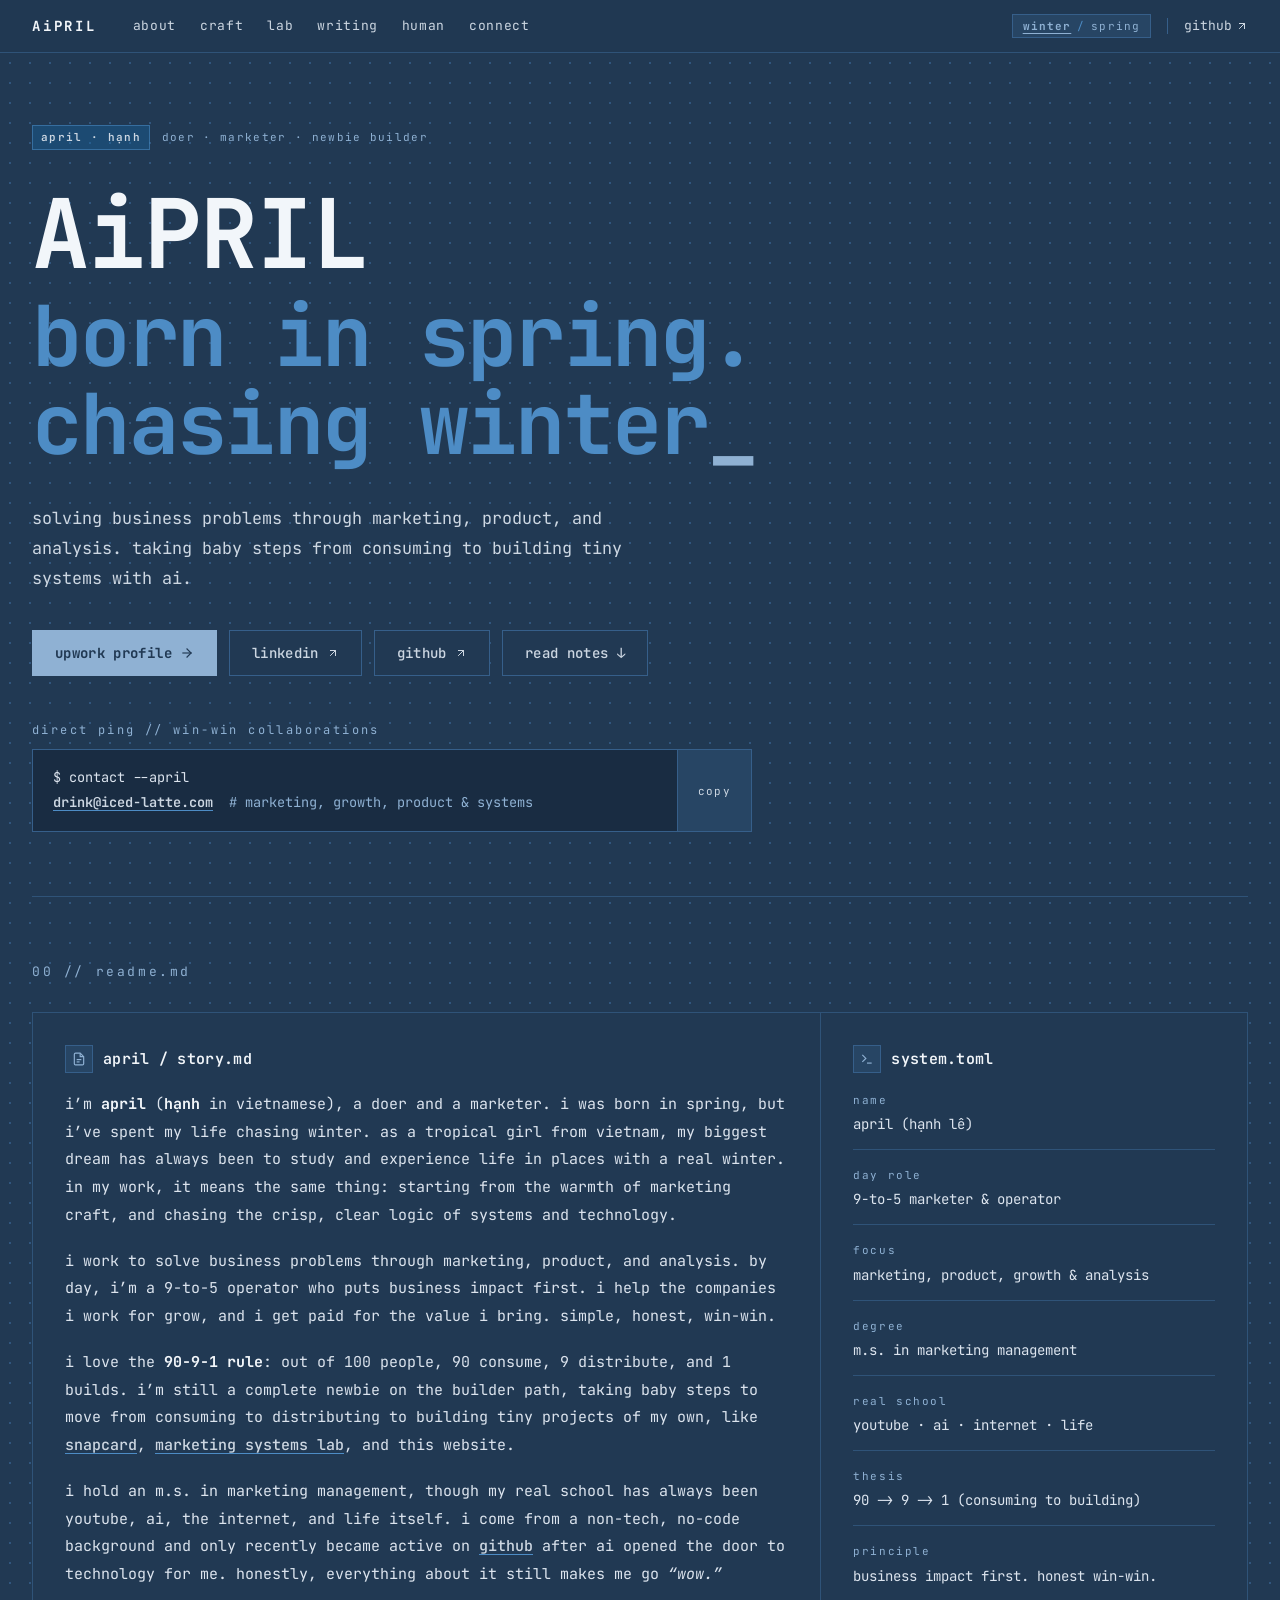
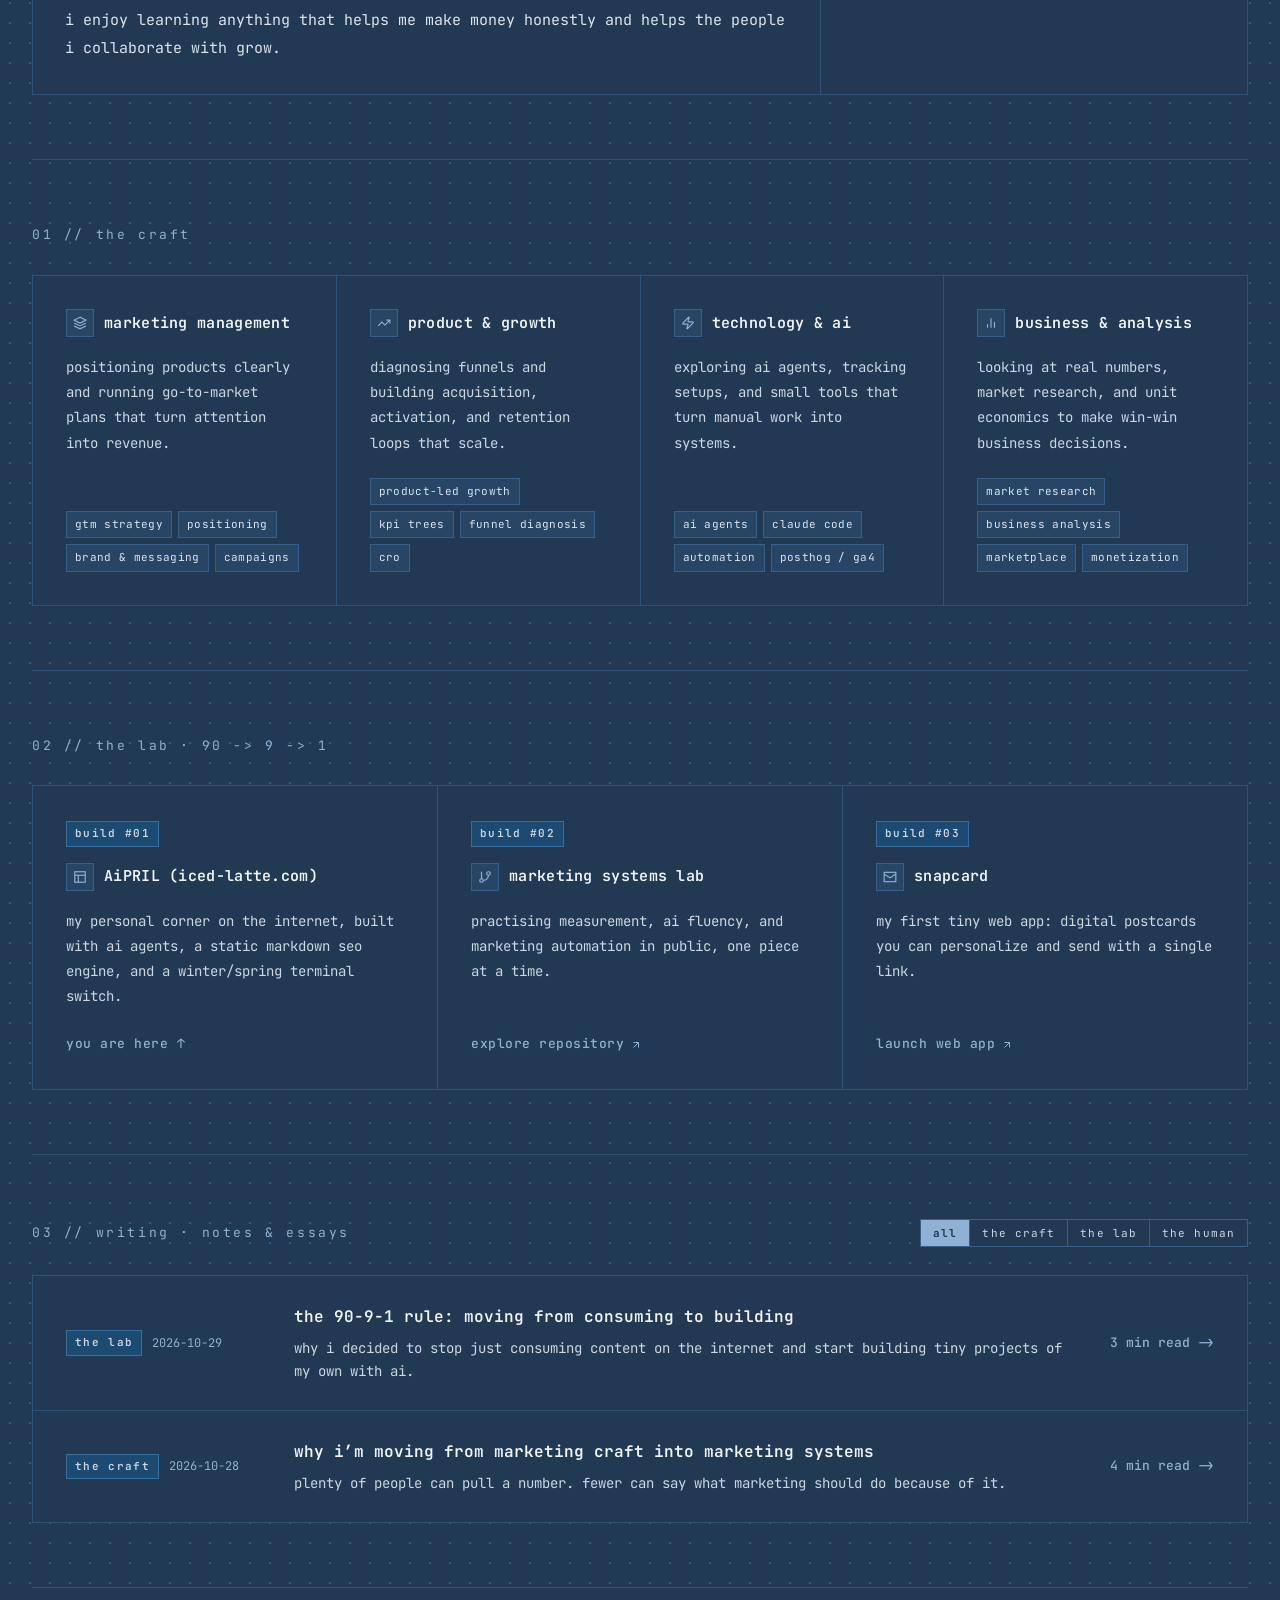
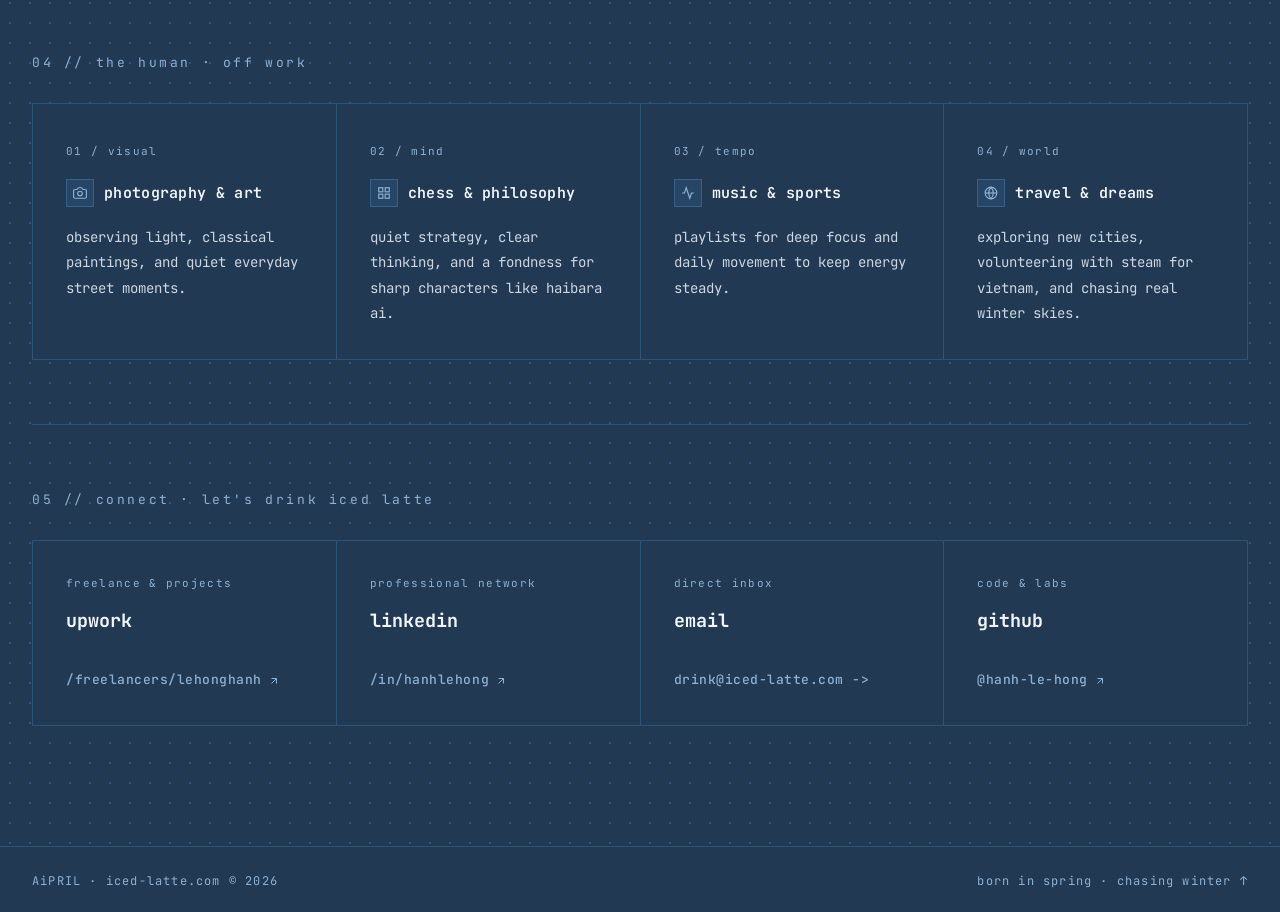
<file: index.html>
<!DOCTYPE html>
<html lang="en" data-theme="winter">
<head>
  <meta charset="UTF-8" />
  <meta name="viewport" content="width=device-width, initial-scale=1.0" />
  <title>AiPRIL | born in spring. chasing winter.</title>
  <meta name="description" content="i'm april (hạnh in vietnamese), a doer and a marketer. born in spring, chasing winter: moving from marketing craft into systems, logic, and technology." />
  <meta name="author" content="april (AiPRIL)" />
  <link rel="canonical" href="https://iced-latte.com/" />
  <link rel="alternate" type="application/rss+xml" title="AiPRIL rss feed" href="https://iced-latte.com/rss.xml" />
  <meta property="og:title" content="AiPRIL | born in spring. chasing winter." />
  <meta property="og:description" content="doer, marketer, and newbie builder solving business problems through marketing, product, and analysis." />
  <meta property="og:url" content="https://iced-latte.com/" />
  <meta property="og:site_name" content="AiPRIL" />
  <meta property="og:type" content="website" />
  <meta name="twitter:card" content="summary" />
  <meta name="twitter:title" content="AiPRIL | born in spring. chasing winter." />
  <meta name="twitter:description" content="doer, marketer, and newbie builder solving business problems through marketing, product, and analysis." />

  <link rel="icon" type="image/svg+xml" href="favicon.svg" />
  <link rel="preconnect" href="https://fonts.googleapis.com" />
  <link rel="preconnect" href="https://fonts.gstatic.com" crossorigin />
  <link href="https://fonts.googleapis.com/css2?family=JetBrains+Mono:ital,wght@0,400;0,500;0,600;0,700;1,400&display=swap" rel="stylesheet" />

  <link rel="stylesheet" href="styles.css" />

  <!-- Schema.org Person & WebSite JSON-LD -->
  <script type="application/ld+json">
  {
    "@context": "https://schema.org",
    "@graph": [
      {
        "@type": "Person",
        "@id": "https://iced-latte.com/#april",
        "name": "april",
        "alternateName": ["AiPRIL", "hanh", "hanh le", "le hong hanh"],
        "jobTitle": "marketer & builder",
        "url": "https://iced-latte.com/",
        "email": "drink@iced-latte.com",
        "sameAs": [
          "https://www.upwork.com/freelancers/lehonghanh",
          "https://www.linkedin.com/in/hanhlehong/",
          "https://github.com/hanh-le-hong"
        ]
      },
      {
        "@type": "WebSite",
        "@id": "https://iced-latte.com/#website",
        "url": "https://iced-latte.com/",
        "name": "AiPRIL",
        "description": "personal site and working notebook of april (hanh le): marketing craft, marketing systems, product growth, and tiny ai projects.",
        "inLanguage": "en",
        "publisher": {
          "@id": "https://iced-latte.com/#april"
        }
      }
    ]
  }
  </script>
</head>
<body>
  <div class="site-shell" id="top">
    <!-- Sticky 52px Noodle-style Header -->
    <header class="header">
      <div class="header-inner">
        <div class="header-left">
          <a href="#top" class="brand" aria-label="AiPRIL home">AiPRIL</a>
          <nav class="header-nav" aria-label="main navigation">
            <a href="#about" class="nav-link">about</a>
            <a href="#craft" class="nav-link">craft</a>
            <a href="#lab" class="nav-link">lab</a>
            <a href="#writing" class="nav-link">writing</a>
            <a href="#human" class="nav-link">human</a>
            <a href="#connect" class="nav-link">connect</a>
          </nav>
        </div>

        <div class="header-right">
          <button id="theme-toggle" class="season-switch" type="button" aria-label="switch between winter and spring mode">
            <span class="season-opt" data-season="winter">winter</span>
            <span class="season-sep">/</span>
            <span class="season-opt" data-season="spring">spring</span>
          </button>
          <div class="divider-v" aria-hidden="true"></div>
          <a
            href="https://github.com/hanh-le-hong"
            class="external-top-link"
            target="_blank"
            rel="noopener noreferrer"
          >
            github
            <svg width="12" height="12" viewBox="0 0 24 24" fill="none" stroke="currentColor" stroke-width="2" stroke-linecap="square" stroke-linejoin="miter" aria-hidden="true">
              <path d="M7 7h10v10" />
              <path d="M7 17 17 7" />
            </svg>
          </a>
        </div>
      </div>

      <!-- Mobile Quick Nav Strip -->
      <nav class="mobile-nav" aria-label="mobile navigation">
        <a href="#about" class="nav-link">about</a>
        <a href="#craft" class="nav-link">craft</a>
        <a href="#lab" class="nav-link">lab</a>
        <a href="#writing" class="nav-link">writing</a>
        <a href="#human" class="nav-link">human</a>
        <a href="#connect" class="nav-link">connect</a>
      </nav>
    </header>

    <!-- Main Dot-Grid Canvas -->
    <main class="main">
      <div class="container">
        <!-- Badge Row -->
        <div class="badge-row hero-anim-1">
          <span class="tag">april · hạnh</span>
          <span class="badge-label">doer · marketer · newbie builder</span>
        </div>

        <!-- Hero -->
        <section class="hero">
          <h1 class="hero-title hero-anim-2">AiPRIL</h1>
          <h2 class="hero-subtitle hero-anim-3">
            <span class="block">born in spring.</span>
            <span class="cursor">chasing winter</span>
          </h2>

          <p class="hero-desc hero-anim-4">
            solving business problems through marketing, product, and analysis. taking baby steps from consuming to building tiny systems with ai.
          </p>

          <div class="cta-row hero-anim-5">
            <a
              href="https://www.upwork.com/freelancers/lehonghanh"
              class="btn-primary"
              target="_blank"
              rel="noopener noreferrer"
            >
              upwork profile
              <svg width="14" height="14" viewBox="0 0 24 24" fill="none" stroke="currentColor" stroke-width="2" stroke-linecap="square" stroke-linejoin="miter" aria-hidden="true">
                <path d="M5 12h14" />
                <path d="m12 5 7 7-7 7" />
              </svg>
            </a>

            <a
              href="https://www.linkedin.com/in/hanhlehong/"
              class="btn-secondary"
              target="_blank"
              rel="noopener noreferrer"
            >
              linkedin
              <svg width="12" height="12" viewBox="0 0 24 24" fill="none" stroke="currentColor" stroke-width="2" stroke-linecap="square" stroke-linejoin="miter" aria-hidden="true">
                <path d="M7 7h10v10" />
                <path d="M7 17 17 7" />
              </svg>
            </a>

            <a
              href="https://github.com/hanh-le-hong"
              class="btn-secondary"
              target="_blank"
              rel="noopener noreferrer"
            >
              github
              <svg width="12" height="12" viewBox="0 0 24 24" fill="none" stroke="currentColor" stroke-width="2" stroke-linecap="square" stroke-linejoin="miter" aria-hidden="true">
                <path d="M7 7h10v10" />
                <path d="M7 17 17 7" />
              </svg>
            </a>

            <a href="#writing" class="btn-secondary">
              read notes ↓
            </a>
          </div>

          <!-- Noodle-style Terminal Strip -->
          <div class="quickstart hero-anim-6">
            <p class="quickstart-label">direct ping // win-win collaborations</p>
            <div class="quickstart-block">
              <pre class="quickstart-pre"><code>$ contact --april
<a href="mailto:drink@iced-latte.com" class="quickstart-url">drink@iced-latte.com</a>  <span class="code-comment"># marketing, growth, product &amp; systems</span></code></pre>
              <button id="copy-email-btn" class="quickstart-copy" type="button" data-copy="drink@iced-latte.com">
                copy
              </button>
            </div>
          </div>
        </section>

        <hr class="divider-line" />

        <!-- 00 // readme.md (personal story + quick specs) -->
        <section id="about" class="section-block">
          <p class="section-label">00 // readme.md</p>

          <div class="readme-matrix">
            <div class="readme-story">
              <div class="card-header">
                <div class="card-icon" aria-hidden="true">
                  <svg width="14" height="14" viewBox="0 0 24 24" fill="none" stroke="currentColor" stroke-width="2">
                    <path d="M14 2H6a2 2 0 0 0-2 2v16a2 2 0 0 0 2 2h12a2 2 0 0 0 2-2V8z" />
                    <polyline points="14 2 14 8 20 8" />
                    <line x1="8" y1="13" x2="16" y2="13" />
                    <line x1="8" y1="17" x2="13" y2="17" />
                  </svg>
                </div>
                <h3 class="card-title">april / story.md</h3>
              </div>

              <div class="story-prose">
                <p>
                  i’m <strong>april</strong> (<strong>hạnh</strong> in vietnamese), a doer and a marketer. i was born in spring, but i’ve spent my life chasing winter. as a tropical girl from vietnam, my biggest dream has always been to study and experience life in places with a real winter. in my work, it means the same thing: starting from the warmth of marketing craft, and chasing the crisp, clear logic of systems and technology.
                </p>

                <p>
                  i work to solve business problems through marketing, product, and analysis. by day, i’m a 9-to-5 operator who puts business impact first. i help the companies i work for grow, and i get paid for the value i bring. simple, honest, win-win.
                </p>

                <p>
                  i love the <strong>90-9-1 rule</strong>: out of 100 people, 90 consume, 9 distribute, and 1 builds. i’m still a complete newbie on the builder path, taking baby steps to move from consuming to distributing to building tiny projects of my own, like <a href="https://snapcard-dc0ca.web.app/" target="_blank" rel="noopener noreferrer">snapcard</a>, <a href="https://github.com/hanh-le-hong/marketing-systems-lab" target="_blank" rel="noopener noreferrer">marketing systems lab</a>, and this website.
                </p>

                <p>
                  i hold an m.s. in marketing management, though my real school has always been youtube, ai, the internet, and life itself. i come from a non-tech, no-code background and only recently became active on <a href="https://github.com/hanh-le-hong" target="_blank" rel="noopener noreferrer">github</a> after ai opened the door to technology for me. honestly, everything about it still makes me go <em>“wow.”</em>
                </p>

                <p>
                  i enjoy learning anything that helps me make money honestly and helps the people i collaborate with grow.
                </p>
              </div>
            </div>

            <aside class="readme-specs" aria-label="quick profile specs">
              <div class="card-header">
                <div class="card-icon" aria-hidden="true">
                  <svg width="14" height="14" viewBox="0 0 24 24" fill="none" stroke="currentColor" stroke-width="2">
                    <polyline points="4 17 10 11 4 5" />
                    <line x1="12" y1="19" x2="20" y2="19" />
                  </svg>
                </div>
                <h3 class="card-title">system.toml</h3>
              </div>

              <dl class="spec-list">
                <div class="spec-item">
                  <dt>name</dt>
                  <dd>april (hạnh lê)</dd>
                </div>
                <div class="spec-item">
                  <dt>day role</dt>
                  <dd>9-to-5 marketer &amp; operator</dd>
                </div>
                <div class="spec-item">
                  <dt>focus</dt>
                  <dd>marketing, product, growth &amp; analysis</dd>
                </div>
                <div class="spec-item">
                  <dt>degree</dt>
                  <dd>m.s. in marketing management</dd>
                </div>
                <div class="spec-item">
                  <dt>real school</dt>
                  <dd>youtube · ai · internet · life</dd>
                </div>
                <div class="spec-item">
                  <dt>thesis</dt>
                  <dd>90 -&gt; 9 -&gt; 1 (consuming to building)</dd>
                </div>
                <div class="spec-item">
                  <dt>principle</dt>
                  <dd>business impact first. honest win-win.</dd>
                </div>
              </dl>
            </aside>
          </div>
        </section>

        <hr class="divider-line" />

        <!-- 01 // the craft -->
        <section id="craft" class="section-block">
          <p class="section-label">01 // the craft</p>

          <div class="cards-grid cols-4">
            <article class="feature-card">
              <div class="card-header">
                <div class="card-icon" aria-hidden="true">
                  <svg width="14" height="14" viewBox="0 0 24 24" fill="none" stroke="currentColor" stroke-width="2">
                    <polygon points="12 2 2 7 12 12 22 7 12 2" />
                    <polyline points="2 17 12 22 22 17" />
                    <polyline points="2 12 12 17 22 12" />
                  </svg>
                </div>
                <h3 class="card-title">marketing management</h3>
              </div>
              <p class="card-desc">
                positioning products clearly and running go-to-market plans that turn attention into revenue.
              </p>
              <ul class="skill-tags">
                <li>gtm strategy</li>
                <li>positioning</li>
                <li>brand &amp; messaging</li>
                <li>campaigns</li>
              </ul>
            </article>

            <article class="feature-card">
              <div class="card-header">
                <div class="card-icon" aria-hidden="true">
                  <svg width="14" height="14" viewBox="0 0 24 24" fill="none" stroke="currentColor" stroke-width="2">
                    <polyline points="22 7 13.5 15.5 8.5 10.5 2 17" />
                    <polyline points="16 7 22 7 22 13" />
                  </svg>
                </div>
                <h3 class="card-title">product &amp; growth</h3>
              </div>
              <p class="card-desc">
                diagnosing funnels and building acquisition, activation, and retention loops that scale.
              </p>
              <ul class="skill-tags">
                <li>product-led growth</li>
                <li>kpi trees</li>
                <li>funnel diagnosis</li>
                <li>cro</li>
              </ul>
            </article>

            <article class="feature-card">
              <div class="card-header">
                <div class="card-icon" aria-hidden="true">
                  <svg width="14" height="14" viewBox="0 0 24 24" fill="none" stroke="currentColor" stroke-width="2">
                    <path d="M4 14a1 1 0 0 1-.78-1.63l9.9-10.2a.5.5 0 0 1 .86.46l-1.92 6.02A1 1 0 0 0 13 10h7a1 1 0 0 1 .78 1.63l-9.9 10.2a.5.5 0 0 1-.86-.46l1.92-6.02A1 1 0 0 0 11 14z" />
                  </svg>
                </div>
                <h3 class="card-title">technology &amp; ai</h3>
              </div>
              <p class="card-desc">
                exploring ai agents, tracking setups, and small tools that turn manual work into systems.
              </p>
              <ul class="skill-tags">
                <li>ai agents</li>
                <li>claude code</li>
                <li>automation</li>
                <li>posthog / ga4</li>
              </ul>
            </article>

            <article class="feature-card">
              <div class="card-header">
                <div class="card-icon" aria-hidden="true">
                  <svg width="14" height="14" viewBox="0 0 24 24" fill="none" stroke="currentColor" stroke-width="2">
                    <line x1="18" y1="20" x2="18" y2="10" />
                    <line x1="12" y1="20" x2="12" y2="4" />
                    <line x1="6" y1="20" x2="6" y2="14" />
                  </svg>
                </div>
                <h3 class="card-title">business &amp; analysis</h3>
              </div>
              <p class="card-desc">
                looking at real numbers, market research, and unit economics to make win-win business decisions.
              </p>
              <ul class="skill-tags">
                <li>market research</li>
                <li>business analysis</li>
                <li>marketplace</li>
                <li>monetization</li>
              </ul>
            </article>
          </div>
        </section>

        <hr class="divider-line" />

        <!-- 02 // the lab -->
        <section id="lab" class="section-block">
          <p class="section-label">02 // the lab · 90 -&gt; 9 -&gt; 1</p>

          <div class="cards-grid cols-3">
            <a href="#top" class="feature-card card-interactive">
              <div class="card-top-meta">
                <span class="tag">build #01</span>
              </div>
              <div class="card-header">
                <div class="card-icon" aria-hidden="true">
                  <svg width="14" height="14" viewBox="0 0 24 24" fill="none" stroke="currentColor" stroke-width="2">
                    <rect x="3" y="3" width="18" height="18" />
                    <line x1="3" y1="9" x2="21" y2="9" />
                    <line x1="9" y1="21" x2="9" y2="9" />
                  </svg>
                </div>
                <h3 class="card-title">AiPRIL (iced-latte.com)</h3>
              </div>
              <p class="card-desc">
                my personal corner on the internet, built with ai agents, a static markdown seo engine, and a winter/spring terminal switch.
              </p>
              <span class="card-link">
                you are here ↑
              </span>
            </a>

            <a
              href="https://github.com/hanh-le-hong/marketing-systems-lab"
              target="_blank"
              rel="noopener noreferrer"
              class="feature-card card-interactive"
            >
              <div class="card-top-meta">
                <span class="tag">build #02</span>
              </div>
              <div class="card-header">
                <div class="card-icon" aria-hidden="true">
                  <svg width="14" height="14" viewBox="0 0 24 24" fill="none" stroke="currentColor" stroke-width="2">
                    <line x1="6" x2="6" y1="3" y2="15" />
                    <circle cx="18" cy="6" r="3" />
                    <circle cx="6" cy="18" r="3" />
                    <path d="M18 9a9 9 0 0 1-9 9" />
                  </svg>
                </div>
                <h3 class="card-title">marketing systems lab</h3>
              </div>
              <p class="card-desc">
                practising measurement, ai fluency, and marketing automation in public, one piece at a time.
              </p>
              <span class="card-link">
                explore repository
                <svg width="12" height="12" viewBox="0 0 24 24" fill="none" stroke="currentColor" stroke-width="2" aria-hidden="true">
                  <path d="M7 7h10v10" />
                  <path d="M7 17 17 7" />
                </svg>
              </span>
            </a>

            <a
              href="https://snapcard-dc0ca.web.app/"
              target="_blank"
              rel="noopener noreferrer"
              class="feature-card card-interactive"
            >
              <div class="card-top-meta">
                <span class="tag">build #03</span>
              </div>
              <div class="card-header">
                <div class="card-icon" aria-hidden="true">
                  <svg width="14" height="14" viewBox="0 0 24 24" fill="none" stroke="currentColor" stroke-width="2">
                    <rect x="2" y="4" width="20" height="16" />
                    <path d="m22 7-8.97 5.7a1.94 1.94 0 0 1-2.06 0L2 7" />
                  </svg>
                </div>
                <h3 class="card-title">snapcard</h3>
              </div>
              <p class="card-desc">
                my first tiny web app: digital postcards you can personalize and send with a single link.
              </p>
              <span class="card-link">
                launch web app
                <svg width="12" height="12" viewBox="0 0 24 24" fill="none" stroke="currentColor" stroke-width="2" aria-hidden="true">
                  <path d="M7 7h10v10" />
                  <path d="M7 17 17 7" />
                </svg>
              </span>
            </a>
          </div>
        </section>

        <hr class="divider-line" />

        <!-- 03 // writing (pre-rendered static links + interactive pillar filter) -->
        <section id="writing" class="section-block">
          <div class="section-bar">
            <p class="section-label no-mb">03 // writing · notes &amp; essays</p>

            <div class="section-bar-controls">
              <div class="writing-filter-group" role="tablist" aria-label="filter posts by pillar">
                <button class="filter-chip active" data-filter="all" type="button">all</button>
                <button class="filter-chip" data-filter="the craft" type="button">the craft</button>
                <button class="filter-chip" data-filter="the lab" type="button">the lab</button>
                <button class="filter-chip" data-filter="the human" type="button">the human</button>
              </div>
              <a href="studio.html" class="studio-launch-link local-only" hidden>+ studio</a>
            </div>
          </div>

          <div id="posts-feed" class="posts-matrix" aria-live="polite">
            <!-- POSTS_FEED_START -->
            <a href="writing/90-9-1-from-consuming-to-building/" class="post-row">
              <div class="post-row-meta">
                <span class="tag">the lab</span>
                <span class="post-row-date">2026-10-29</span>
              </div>
              <div class="post-row-main">
                <h3>the 90-9-1 rule: moving from consuming to building</h3>
                <p>why i decided to stop just consuming content on the internet and start building tiny projects of my own with ai.</p>
              </div>
              <div class="post-row-right">
                <span>3 min read -&gt;</span>
              </div>
            </a>
            <a href="writing/craft-meets-marketing-systems/" class="post-row">
              <div class="post-row-meta">
                <span class="tag">the craft</span>
                <span class="post-row-date">2026-10-28</span>
              </div>
              <div class="post-row-main">
                <h3>why i’m moving from marketing craft into marketing systems</h3>
                <p>plenty of people can pull a number. fewer can say what marketing should do because of it.</p>
              </div>
              <div class="post-row-right">
                <span>4 min read -&gt;</span>
              </div>
            </a>
            <!-- POSTS_FEED_END -->
          </div>
        </section>

        <hr class="divider-line" />

        <!-- 04 // the human -->
        <section id="human" class="section-block">
          <p class="section-label">04 // the human · off work</p>

          <div class="cards-grid cols-4">
            <article class="feature-card">
              <div class="card-top-meta">
                <span class="badge-label">01 / visual</span>
              </div>
              <div class="card-header">
                <div class="card-icon" aria-hidden="true">
                  <svg width="14" height="14" viewBox="0 0 24 24" fill="none" stroke="currentColor" stroke-width="2">
                    <path d="M23 19a2 2 0 0 1-2 2H3a2 2 0 0 1-2-2V8a2 2 0 0 1 2-2h4l2-3h6l2 3h4a2 2 0 0 1 2 2z" />
                    <circle cx="12" cy="13" r="4" />
                  </svg>
                </div>
                <h3 class="card-title">photography &amp; art</h3>
              </div>
              <p class="card-desc">
                observing light, classical paintings, and quiet everyday street moments.
              </p>
            </article>

            <article class="feature-card">
              <div class="card-top-meta">
                <span class="badge-label">02 / mind</span>
              </div>
              <div class="card-header">
                <div class="card-icon" aria-hidden="true">
                  <svg width="14" height="14" viewBox="0 0 24 24" fill="none" stroke="currentColor" stroke-width="2">
                    <rect x="3" y="3" width="7" height="7" />
                    <rect x="14" y="3" width="7" height="7" />
                    <rect x="14" y="14" width="7" height="7" />
                    <rect x="3" y="14" width="7" height="7" />
                  </svg>
                </div>
                <h3 class="card-title">chess &amp; philosophy</h3>
              </div>
              <p class="card-desc">
                quiet strategy, clear thinking, and a fondness for sharp characters like haibara ai.
              </p>
            </article>

            <article class="feature-card">
              <div class="card-top-meta">
                <span class="badge-label">03 / tempo</span>
              </div>
              <div class="card-header">
                <div class="card-icon" aria-hidden="true">
                  <svg width="14" height="14" viewBox="0 0 24 24" fill="none" stroke="currentColor" stroke-width="2">
                    <polyline points="22 12 18 12 15 21 9 3 6 12 2 12" />
                  </svg>
                </div>
                <h3 class="card-title">music &amp; sports</h3>
              </div>
              <p class="card-desc">
                playlists for deep focus and daily movement to keep energy steady.
              </p>
            </article>

            <article class="feature-card">
              <div class="card-top-meta">
                <span class="badge-label">04 / world</span>
              </div>
              <div class="card-header">
                <div class="card-icon" aria-hidden="true">
                  <svg width="14" height="14" viewBox="0 0 24 24" fill="none" stroke="currentColor" stroke-width="2">
                    <circle cx="12" cy="12" r="10" />
                    <line x1="2" y1="12" x2="22" y2="12" />
                    <path d="M12 2a15.3 15.3 0 0 1 4 10 15.3 15.3 0 0 1-4 10 15.3 15.3 0 0 1-4-10 15.3 15.3 0 0 1 4-10z" />
                  </svg>
                </div>
                <h3 class="card-title">travel &amp; dreams</h3>
              </div>
              <p class="card-desc">
                exploring new cities, volunteering with steam for vietnam, and chasing real winter skies.
              </p>
            </article>
          </div>
        </section>

        <hr class="divider-line" />

        <!-- 05 // connect -->
        <section id="connect" class="section-block">
          <p class="section-label">05 // connect · let's drink iced latte</p>

          <div class="cards-grid cols-4">
            <a
              href="https://www.upwork.com/freelancers/lehonghanh"
              target="_blank"
              rel="noopener noreferrer"
              class="feature-card connect-card"
            >
              <span class="badge-label">freelance &amp; projects</span>
              <h3 class="connect-title">upwork</h3>
              <span class="card-link">
                /freelancers/lehonghanh
                <svg width="12" height="12" viewBox="0 0 24 24" fill="none" stroke="currentColor" stroke-width="2" aria-hidden="true">
                  <path d="M7 7h10v10" />
                  <path d="M7 17 17 7" />
                </svg>
              </span>
            </a>

            <a
              href="https://www.linkedin.com/in/hanhlehong/"
              target="_blank"
              rel="noopener noreferrer"
              class="feature-card connect-card"
            >
              <span class="badge-label">professional network</span>
              <h3 class="connect-title">linkedin</h3>
              <span class="card-link">
                /in/hanhlehong
                <svg width="12" height="12" viewBox="0 0 24 24" fill="none" stroke="currentColor" stroke-width="2" aria-hidden="true">
                  <path d="M7 7h10v10" />
                  <path d="M7 17 17 7" />
                </svg>
              </span>
            </a>

            <a
              href="mailto:drink@iced-latte.com"
              class="feature-card connect-card"
            >
              <span class="badge-label">direct inbox</span>
              <h3 class="connect-title">email</h3>
              <span class="card-link">
                drink@iced-latte.com -&gt;
              </span>
            </a>

            <a
              href="https://github.com/hanh-le-hong"
              target="_blank"
              rel="noopener noreferrer"
              class="feature-card connect-card"
            >
              <span class="badge-label">code &amp; labs</span>
              <h3 class="connect-title">github</h3>
              <span class="card-link">
                @hanh-le-hong
                <svg width="12" height="12" viewBox="0 0 24 24" fill="none" stroke="currentColor" stroke-width="2" aria-hidden="true">
                  <path d="M7 7h10v10" />
                  <path d="M7 17 17 7" />
                </svg>
              </span>
            </a>
          </div>
        </section>
      </div>
    </main>

    <!-- Footer -->
    <footer class="footer">
      <div class="footer-inner">
        <span class="footer-text">AiPRIL · iced-latte.com © 2026</span>
        <a href="#top" class="footer-text footer-top-link">born in spring · chasing winter ↑</a>
      </div>
    </footer>
  </div>

  <script src="analytics-config.js"></script>
  <script src="analytics.js"></script>
  <script src="main.js"></script>
</body>
</html>
</file>
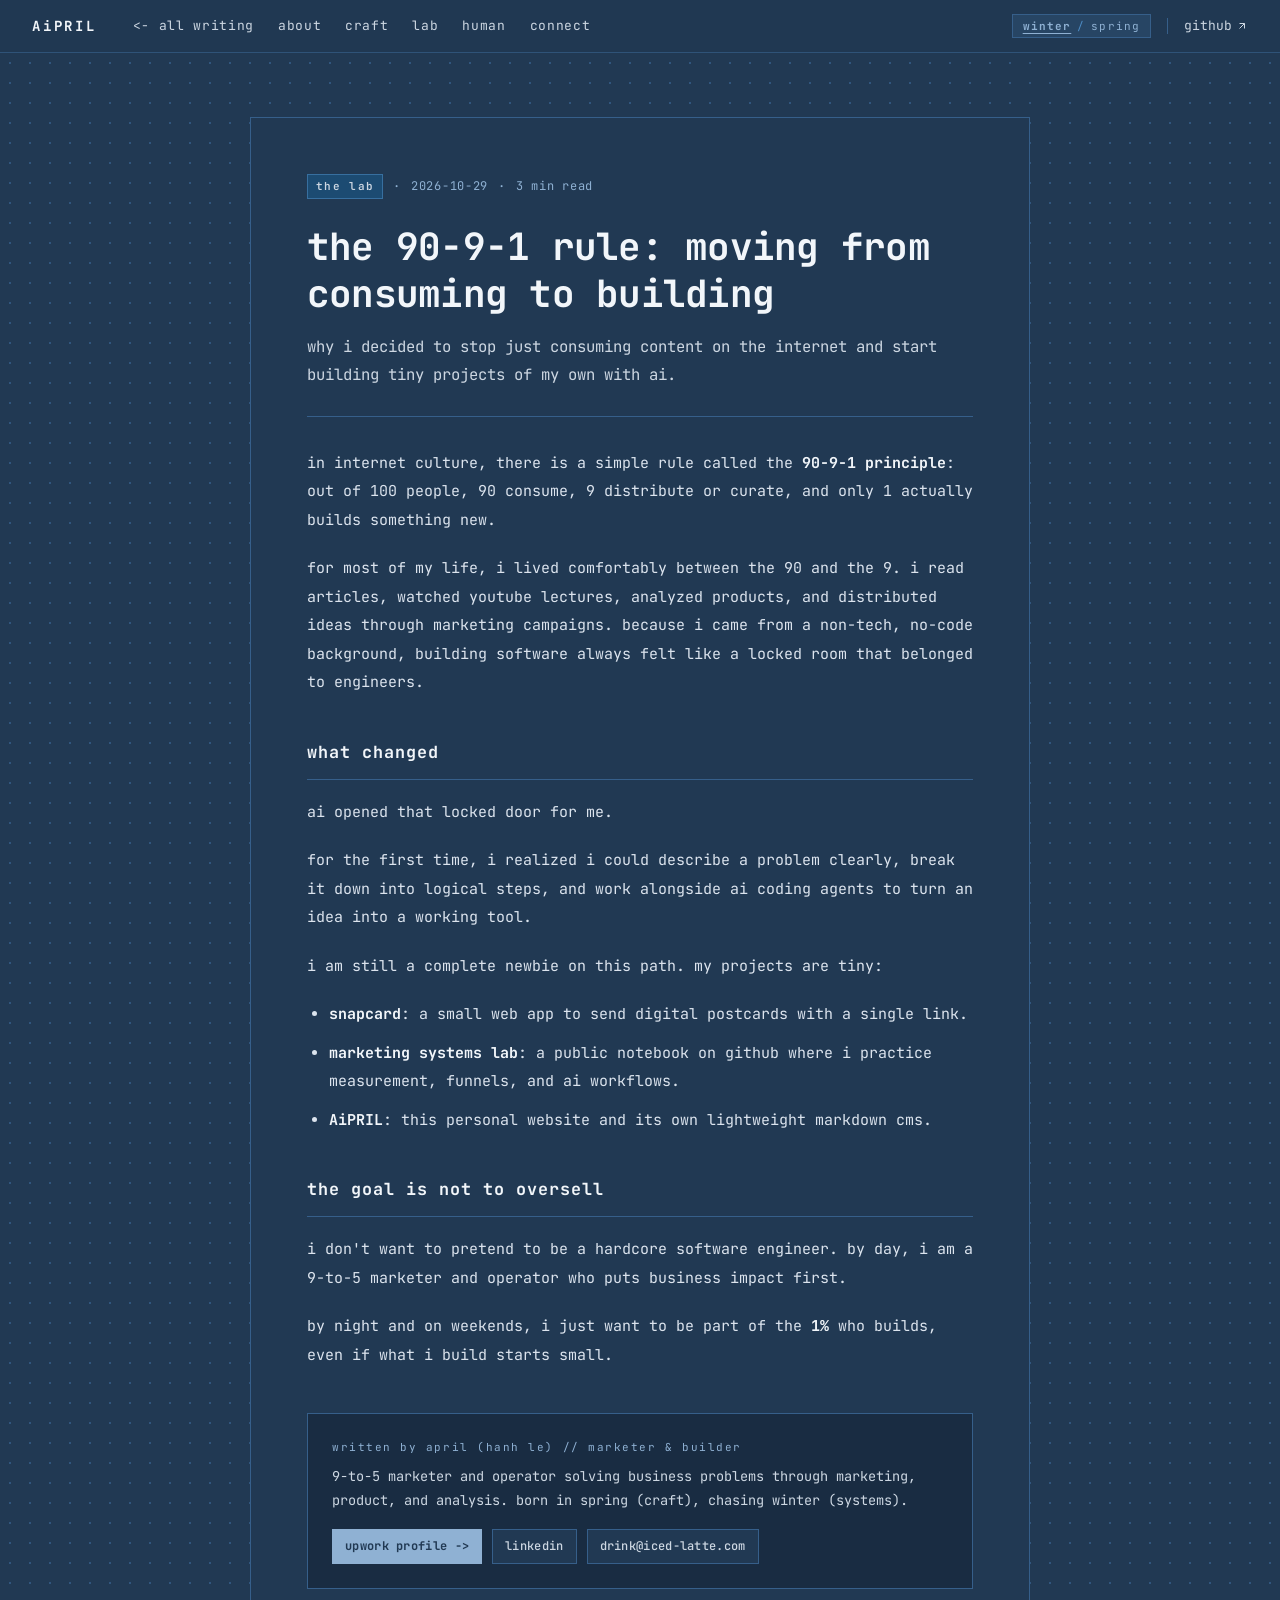
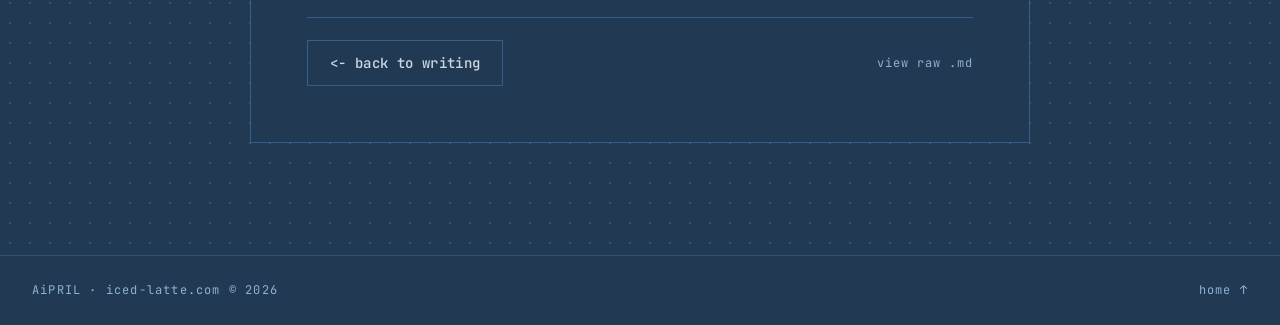
<file: writing/90-9-1-from-consuming-to-building/index.html>
<!DOCTYPE html>
<html lang="en" data-theme="winter">
<head>
  <meta charset="UTF-8" />
  <meta name="viewport" content="width=device-width, initial-scale=1.0" />
  <title>the 90-9-1 rule: moving from consuming to building | AiPRIL</title>
  <meta name="description" content="why i decided to stop just consuming content on the internet and start building tiny projects of my own with ai." />
  <meta name="author" content="april (hanh le)" />
  <link rel="canonical" href="https://iced-latte.com/writing/90-9-1-from-consuming-to-building/" />
  <link rel="alternate" type="application/rss+xml" title="AiPRIL rss feed" href="https://iced-latte.com/rss.xml" />
  <link rel="alternate" type="text/markdown" href="https://iced-latte.com/posts/90-9-1-from-consuming-to-building.md" />

  <meta property="og:type" content="article" />
  <meta property="og:title" content="the 90-9-1 rule: moving from consuming to building" />
  <meta property="og:description" content="why i decided to stop just consuming content on the internet and start building tiny projects of my own with ai." />
  <meta property="og:url" content="https://iced-latte.com/writing/90-9-1-from-consuming-to-building/" />
  <meta property="og:site_name" content="AiPRIL" />
  <meta property="article:published_time" content="2026-10-29" />
  <meta property="article:modified_time" content="2026-10-29" />
  <meta property="article:author" content="april (hanh le)" />
  <meta property="article:section" content="the lab" />
  <meta name="twitter:card" content="summary" />
  <meta name="twitter:title" content="the 90-9-1 rule: moving from consuming to building" />
  <meta name="twitter:description" content="why i decided to stop just consuming content on the internet and start building tiny projects of my own with ai." />

  <link rel="icon" type="image/svg+xml" href="../../favicon.svg" />
  <link rel="preconnect" href="https://fonts.googleapis.com" />
  <link rel="preconnect" href="https://fonts.gstatic.com" crossorigin />
  <link href="https://fonts.googleapis.com/css2?family=JetBrains+Mono:ital,wght@0,400;0,500;0,600;0,700;1,400&display=swap" rel="stylesheet" />
  <link rel="stylesheet" href="../../styles.css" />

  <script type="application/ld+json">
{
  "@context": "https://schema.org",
  "@graph": [
    {
      "@type": "BlogPosting",
      "@id": "https://iced-latte.com/writing/90-9-1-from-consuming-to-building/#article",
      "headline": "the 90-9-1 rule: moving from consuming to building",
      "description": "why i decided to stop just consuming content on the internet and start building tiny projects of my own with ai.",
      "datePublished": "2026-10-29",
      "dateModified": "2026-10-29",
      "articleSection": "the lab",
      "inLanguage": "en",
      "mainEntityOfPage": {
        "@type": "WebPage",
        "@id": "https://iced-latte.com/writing/90-9-1-from-consuming-to-building/"
      },
      "author": {
        "@type": "Person",
        "name": "april",
        "alternateName": [
          "AiPRIL",
          "hanh le",
          "le hong hanh"
        ],
        "url": "https://iced-latte.com/",
        "email": "drink@iced-latte.com",
        "sameAs": [
          "https://www.upwork.com/freelancers/lehonghanh",
          "https://www.linkedin.com/in/hanhlehong/",
          "https://github.com/hanh-le-hong"
        ]
      },
      "publisher": {
        "@type": "Person",
        "name": "april (AiPRIL)",
        "url": "https://iced-latte.com/"
      }
    },
    {
      "@type": "BreadcrumbList",
      "itemListElement": [
        {
          "@type": "ListItem",
          "position": 1,
          "name": "home",
          "item": "https://iced-latte.com/"
        },
        {
          "@type": "ListItem",
          "position": 2,
          "name": "writing",
          "item": "https://iced-latte.com/#writing"
        },
        {
          "@type": "ListItem",
          "position": 3,
          "name": "the 90-9-1 rule: moving from consuming to building",
          "item": "https://iced-latte.com/writing/90-9-1-from-consuming-to-building/"
        }
      ]
    }
  ]
}
  </script>
</head>
<body data-article-slug="90-9-1-from-consuming-to-building" data-article-category="the lab">
  <div class="site-shell" id="top">
    <header class="header">
      <div class="header-inner">
        <div class="header-left">
          <a href="../../" class="brand" aria-label="AiPRIL home">AiPRIL</a>
          <nav class="header-nav" aria-label="main navigation">
            <a href="../../#writing" class="nav-link">&lt;- all writing</a>
            <a href="../../#about" class="nav-link">about</a>
            <a href="../../#craft" class="nav-link">craft</a>
            <a href="../../#lab" class="nav-link">lab</a>
            <a href="../../#human" class="nav-link">human</a>
            <a href="../../#connect" class="nav-link">connect</a>
          </nav>
        </div>

        <div class="header-right">
          <button id="theme-toggle" class="season-switch" type="button" aria-label="switch between winter and spring mode">
            <span class="season-opt" data-season="winter">winter</span>
            <span class="season-sep">/</span>
            <span class="season-opt" data-season="spring">spring</span>
          </button>
          <div class="divider-v" aria-hidden="true"></div>
          <a
            href="https://github.com/hanh-le-hong"
            class="external-top-link"
            target="_blank"
            rel="noopener noreferrer"
          >
            github
            <svg width="12" height="12" viewBox="0 0 24 24" fill="none" stroke="currentColor" stroke-width="2" aria-hidden="true">
              <path d="M7 7h10v10" />
              <path d="M7 17 17 7" />
            </svg>
          </a>
        </div>
      </div>

      <nav class="mobile-nav" aria-label="mobile navigation">
        <a href="../../#writing" class="nav-link">&lt;- all writing</a>
        <a href="../../#about" class="nav-link">about</a>
        <a href="../../#craft" class="nav-link">craft</a>
        <a href="../../#lab" class="nav-link">lab</a>
        <a href="../../#connect" class="nav-link">connect</a>
      </nav>
    </header>

    <main class="article-main">
      <article class="article-container">
        <div class="article-meta-bar">
          <span class="tag">the lab</span>
          <span class="meta-dot">·</span>
          <time datetime="2026-10-29" class="mono-date">2026-10-29</time>
          <span class="meta-dot">·</span>
          <span class="mono-date">3 min read</span>
        </div>

        <h1 class="article-title">the 90-9-1 rule: moving from consuming to building</h1>
        <p class="article-lead">why i decided to stop just consuming content on the internet and start building tiny projects of my own with ai.</p>

        <div id="post-body" class="article-prose">
<p>in internet culture, there is a simple rule called the <strong>90-9-1 principle</strong>: out of 100 people, 90 consume, 9 distribute or curate, and only 1 actually builds something new.</p>
<p>for most of my life, i lived comfortably between the 90 and the 9. i read articles, watched youtube lectures, analyzed products, and distributed ideas through marketing campaigns. because i came from a non-tech, no-code background, building software always felt like a locked room that belonged to engineers.</p>
<h2 id="what-changed">what changed</h2>
<p>ai opened that locked door for me.</p>
<p>for the first time, i realized i could describe a problem clearly, break it down into logical steps, and work alongside ai coding agents to turn an idea into a working tool.</p>
<p>i am still a complete newbie on this path. my projects are tiny:</p>
<ul>
<li><strong>snapcard</strong>: a small web app to send digital postcards with a single link.</li>
<li><strong>marketing systems lab</strong>: a public notebook on github where i practice measurement, funnels, and ai workflows.</li>
<li><strong>AiPRIL</strong>: this personal website and its own lightweight markdown cms.</li>
</ul>
<h2 id="the-goal-is-not-to-oversell">the goal is not to oversell</h2>
<p>i don't want to pretend to be a hardcore software engineer. by day, i am a 9-to-5 marketer and operator who puts business impact first.</p>
<p>by night and on weekends, i just want to be part of the <strong>1%</strong> who builds, even if what i build starts small.</p>
        </div>

        <aside class="article-author-box" aria-label="about the author">
          <p class="article-author-label">written by april (hanh le) // marketer &amp; builder</p>
          <p class="article-author-bio">
            9-to-5 marketer and operator solving business problems through marketing, product, and analysis. born in spring (craft), chasing winter (systems).
          </p>
          <div class="article-author-links">
            <a href="https://www.upwork.com/freelancers/lehonghanh" target="_blank" rel="noopener noreferrer" class="btn-primary btn-sm">upwork profile -&gt;</a>
            <a href="https://www.linkedin.com/in/hanhlehong/" target="_blank" rel="noopener noreferrer" class="btn-secondary btn-sm">linkedin</a>
            <a href="mailto:drink@iced-latte.com" class="btn-secondary btn-sm">drink@iced-latte.com</a>
          </div>
        </aside>

        <div class="article-footer-nav">
          <a href="../../#writing" class="btn-secondary">&lt;- back to writing</a>
          <a href="../../posts/90-9-1-from-consuming-to-building.md" class="article-raw-link">view raw .md</a>
          <a href="../../studio.html?edit=90-9-1-from-consuming-to-building" class="btn-secondary local-only" hidden>edit in studio</a>
        </div>
      </article>
    </main>

    <footer class="footer">
      <div class="footer-inner">
        <span class="footer-text">AiPRIL · iced-latte.com © 2026</span>
        <a href="../../" class="footer-text footer-top-link">home ↑</a>
      </div>
    </footer>
  </div>

  <script src="../../analytics-config.js"></script>
  <script src="../../analytics.js"></script>
  <script src="../../main.js"></script>
</body>
</html>
</file>
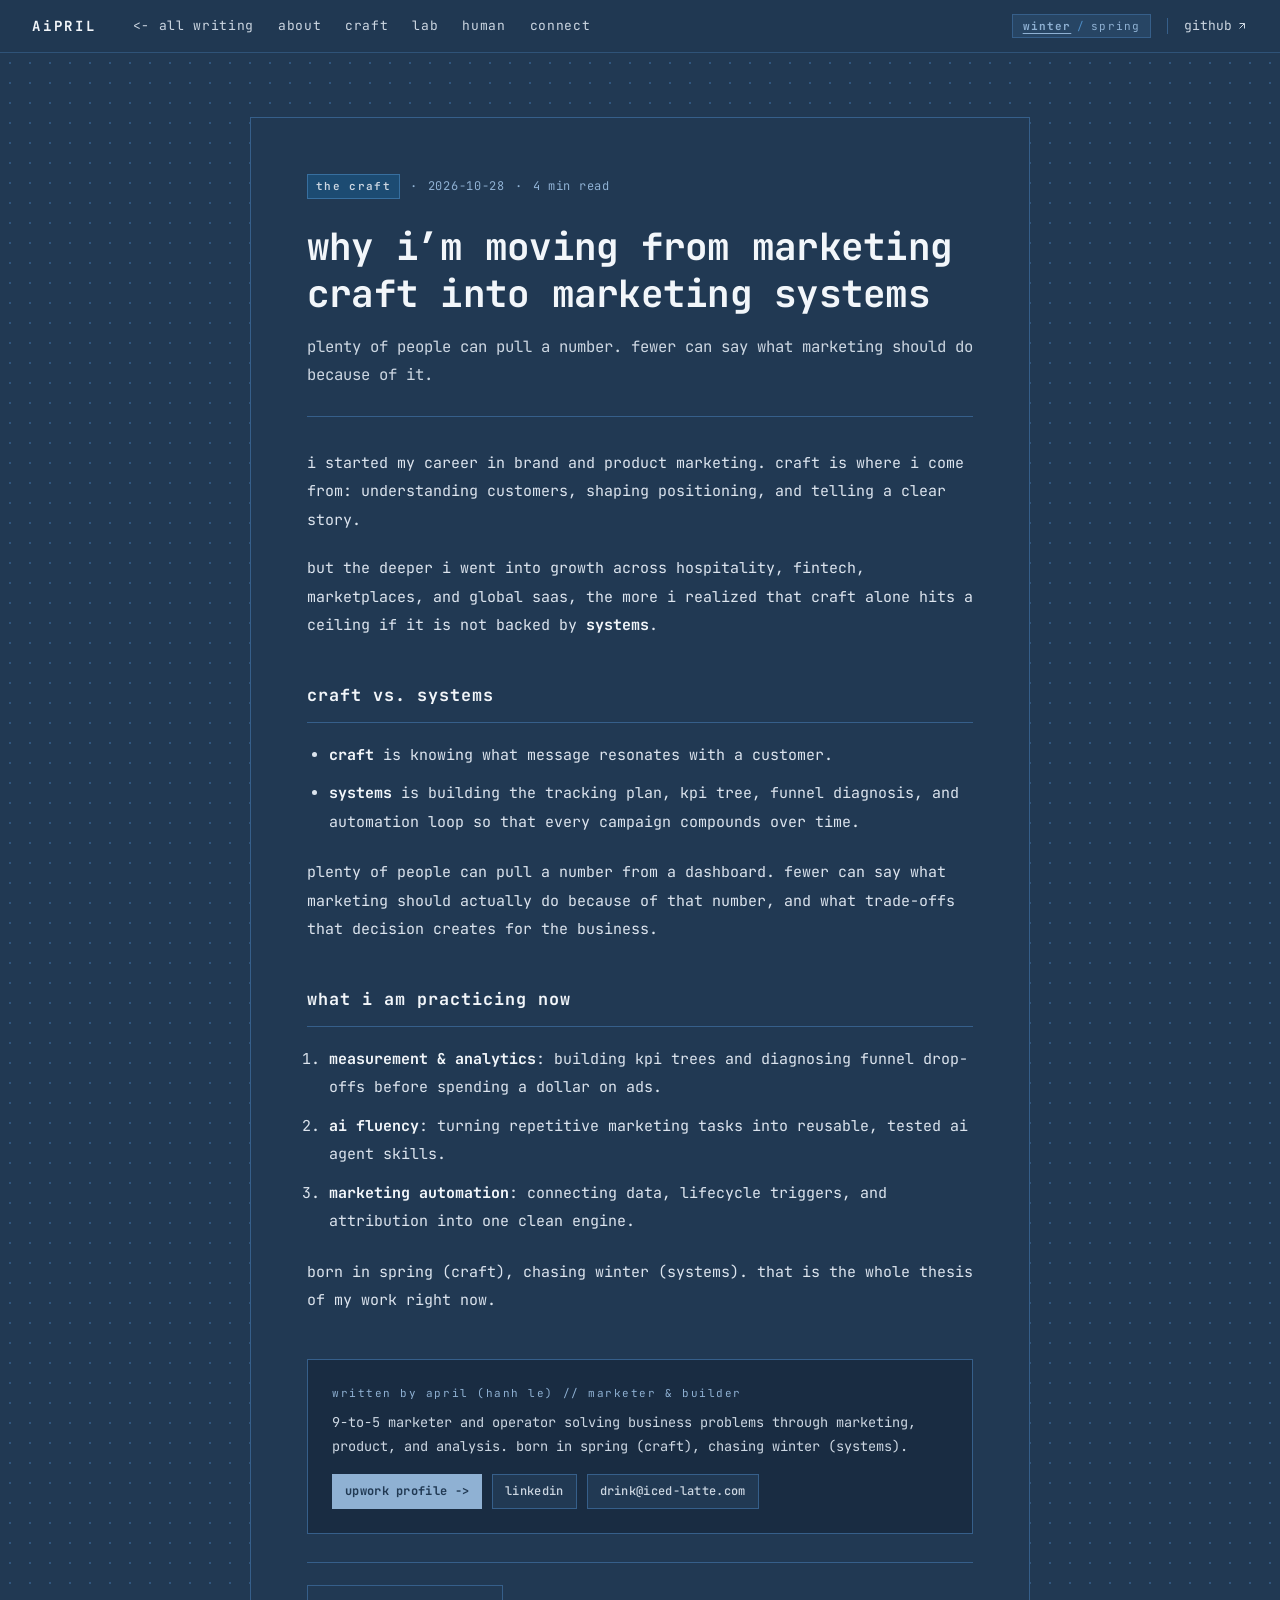
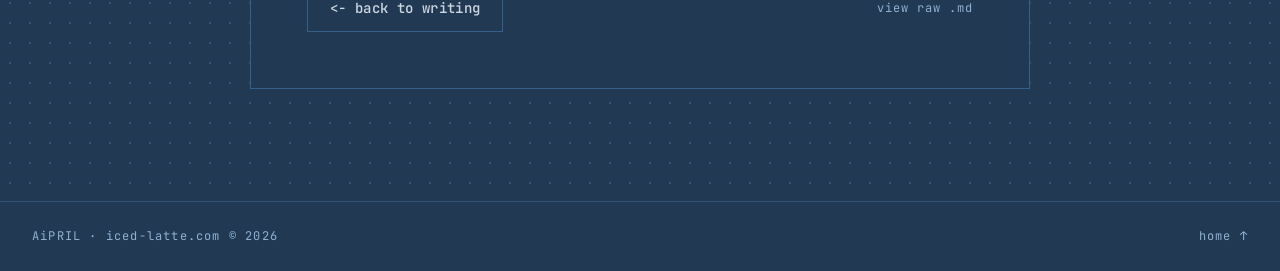
<file: writing/craft-meets-marketing-systems/index.html>
<!DOCTYPE html>
<html lang="en" data-theme="winter">
<head>
  <meta charset="UTF-8" />
  <meta name="viewport" content="width=device-width, initial-scale=1.0" />
  <title>why i’m moving from marketing craft into marketing systems | AiPRIL</title>
  <meta name="description" content="plenty of people can pull a number. fewer can say what marketing should do because of it." />
  <meta name="author" content="april (hanh le)" />
  <link rel="canonical" href="https://iced-latte.com/writing/craft-meets-marketing-systems/" />
  <link rel="alternate" type="application/rss+xml" title="AiPRIL rss feed" href="https://iced-latte.com/rss.xml" />
  <link rel="alternate" type="text/markdown" href="https://iced-latte.com/posts/craft-meets-marketing-systems.md" />

  <meta property="og:type" content="article" />
  <meta property="og:title" content="why i’m moving from marketing craft into marketing systems" />
  <meta property="og:description" content="plenty of people can pull a number. fewer can say what marketing should do because of it." />
  <meta property="og:url" content="https://iced-latte.com/writing/craft-meets-marketing-systems/" />
  <meta property="og:site_name" content="AiPRIL" />
  <meta property="article:published_time" content="2026-10-28" />
  <meta property="article:modified_time" content="2026-10-28" />
  <meta property="article:author" content="april (hanh le)" />
  <meta property="article:section" content="the craft" />
  <meta name="twitter:card" content="summary" />
  <meta name="twitter:title" content="why i’m moving from marketing craft into marketing systems" />
  <meta name="twitter:description" content="plenty of people can pull a number. fewer can say what marketing should do because of it." />

  <link rel="icon" type="image/svg+xml" href="../../favicon.svg" />
  <link rel="preconnect" href="https://fonts.googleapis.com" />
  <link rel="preconnect" href="https://fonts.gstatic.com" crossorigin />
  <link href="https://fonts.googleapis.com/css2?family=JetBrains+Mono:ital,wght@0,400;0,500;0,600;0,700;1,400&display=swap" rel="stylesheet" />
  <link rel="stylesheet" href="../../styles.css" />

  <script type="application/ld+json">
{
  "@context": "https://schema.org",
  "@graph": [
    {
      "@type": "BlogPosting",
      "@id": "https://iced-latte.com/writing/craft-meets-marketing-systems/#article",
      "headline": "why i’m moving from marketing craft into marketing systems",
      "description": "plenty of people can pull a number. fewer can say what marketing should do because of it.",
      "datePublished": "2026-10-28",
      "dateModified": "2026-10-28",
      "articleSection": "the craft",
      "inLanguage": "en",
      "mainEntityOfPage": {
        "@type": "WebPage",
        "@id": "https://iced-latte.com/writing/craft-meets-marketing-systems/"
      },
      "author": {
        "@type": "Person",
        "name": "april",
        "alternateName": [
          "AiPRIL",
          "hanh le",
          "le hong hanh"
        ],
        "url": "https://iced-latte.com/",
        "email": "drink@iced-latte.com",
        "sameAs": [
          "https://www.upwork.com/freelancers/lehonghanh",
          "https://www.linkedin.com/in/hanhlehong/",
          "https://github.com/hanh-le-hong"
        ]
      },
      "publisher": {
        "@type": "Person",
        "name": "april (AiPRIL)",
        "url": "https://iced-latte.com/"
      }
    },
    {
      "@type": "BreadcrumbList",
      "itemListElement": [
        {
          "@type": "ListItem",
          "position": 1,
          "name": "home",
          "item": "https://iced-latte.com/"
        },
        {
          "@type": "ListItem",
          "position": 2,
          "name": "writing",
          "item": "https://iced-latte.com/#writing"
        },
        {
          "@type": "ListItem",
          "position": 3,
          "name": "why i’m moving from marketing craft into marketing systems",
          "item": "https://iced-latte.com/writing/craft-meets-marketing-systems/"
        }
      ]
    }
  ]
}
  </script>
</head>
<body data-article-slug="craft-meets-marketing-systems" data-article-category="the craft">
  <div class="site-shell" id="top">
    <header class="header">
      <div class="header-inner">
        <div class="header-left">
          <a href="../../" class="brand" aria-label="AiPRIL home">AiPRIL</a>
          <nav class="header-nav" aria-label="main navigation">
            <a href="../../#writing" class="nav-link">&lt;- all writing</a>
            <a href="../../#about" class="nav-link">about</a>
            <a href="../../#craft" class="nav-link">craft</a>
            <a href="../../#lab" class="nav-link">lab</a>
            <a href="../../#human" class="nav-link">human</a>
            <a href="../../#connect" class="nav-link">connect</a>
          </nav>
        </div>

        <div class="header-right">
          <button id="theme-toggle" class="season-switch" type="button" aria-label="switch between winter and spring mode">
            <span class="season-opt" data-season="winter">winter</span>
            <span class="season-sep">/</span>
            <span class="season-opt" data-season="spring">spring</span>
          </button>
          <div class="divider-v" aria-hidden="true"></div>
          <a
            href="https://github.com/hanh-le-hong"
            class="external-top-link"
            target="_blank"
            rel="noopener noreferrer"
          >
            github
            <svg width="12" height="12" viewBox="0 0 24 24" fill="none" stroke="currentColor" stroke-width="2" aria-hidden="true">
              <path d="M7 7h10v10" />
              <path d="M7 17 17 7" />
            </svg>
          </a>
        </div>
      </div>

      <nav class="mobile-nav" aria-label="mobile navigation">
        <a href="../../#writing" class="nav-link">&lt;- all writing</a>
        <a href="../../#about" class="nav-link">about</a>
        <a href="../../#craft" class="nav-link">craft</a>
        <a href="../../#lab" class="nav-link">lab</a>
        <a href="../../#connect" class="nav-link">connect</a>
      </nav>
    </header>

    <main class="article-main">
      <article class="article-container">
        <div class="article-meta-bar">
          <span class="tag">the craft</span>
          <span class="meta-dot">·</span>
          <time datetime="2026-10-28" class="mono-date">2026-10-28</time>
          <span class="meta-dot">·</span>
          <span class="mono-date">4 min read</span>
        </div>

        <h1 class="article-title">why i’m moving from marketing craft into marketing systems</h1>
        <p class="article-lead">plenty of people can pull a number. fewer can say what marketing should do because of it.</p>

        <div id="post-body" class="article-prose">
<p>i started my career in brand and product marketing. craft is where i come from: understanding customers, shaping positioning, and telling a clear story.</p>
<p>but the deeper i went into growth across hospitality, fintech, marketplaces, and global saas, the more i realized that craft alone hits a ceiling if it is not backed by <strong>systems</strong>.</p>
<h2 id="craft-vs-systems">craft vs. systems</h2>
<ul>
<li><strong>craft</strong> is knowing what message resonates with a customer.</li>
<li><strong>systems</strong> is building the tracking plan, kpi tree, funnel diagnosis, and automation loop so that every campaign compounds over time.</li>
</ul>
<p>plenty of people can pull a number from a dashboard. fewer can say what marketing should actually do because of that number, and what trade-offs that decision creates for the business.</p>
<h2 id="what-i-am-practicing-now">what i am practicing now</h2>
<ol>
<li><strong>measurement &amp; analytics</strong>: building kpi trees and diagnosing funnel drop-offs before spending a dollar on ads.</li>
<li><strong>ai fluency</strong>: turning repetitive marketing tasks into reusable, tested ai agent skills.</li>
<li><strong>marketing automation</strong>: connecting data, lifecycle triggers, and attribution into one clean engine.</li>
</ol>
<p>born in spring (craft), chasing winter (systems). that is the whole thesis of my work right now.</p>
        </div>

        <aside class="article-author-box" aria-label="about the author">
          <p class="article-author-label">written by april (hanh le) // marketer &amp; builder</p>
          <p class="article-author-bio">
            9-to-5 marketer and operator solving business problems through marketing, product, and analysis. born in spring (craft), chasing winter (systems).
          </p>
          <div class="article-author-links">
            <a href="https://www.upwork.com/freelancers/lehonghanh" target="_blank" rel="noopener noreferrer" class="btn-primary btn-sm">upwork profile -&gt;</a>
            <a href="https://www.linkedin.com/in/hanhlehong/" target="_blank" rel="noopener noreferrer" class="btn-secondary btn-sm">linkedin</a>
            <a href="mailto:drink@iced-latte.com" class="btn-secondary btn-sm">drink@iced-latte.com</a>
          </div>
        </aside>

        <div class="article-footer-nav">
          <a href="../../#writing" class="btn-secondary">&lt;- back to writing</a>
          <a href="../../posts/craft-meets-marketing-systems.md" class="article-raw-link">view raw .md</a>
          <a href="../../studio.html?edit=craft-meets-marketing-systems" class="btn-secondary local-only" hidden>edit in studio</a>
        </div>
      </article>
    </main>

    <footer class="footer">
      <div class="footer-inner">
        <span class="footer-text">AiPRIL · iced-latte.com © 2026</span>
        <a href="../../" class="footer-text footer-top-link">home ↑</a>
      </div>
    </footer>
  </div>

  <script src="../../analytics-config.js"></script>
  <script src="../../analytics.js"></script>
  <script src="../../main.js"></script>
</body>
</html>
</file>
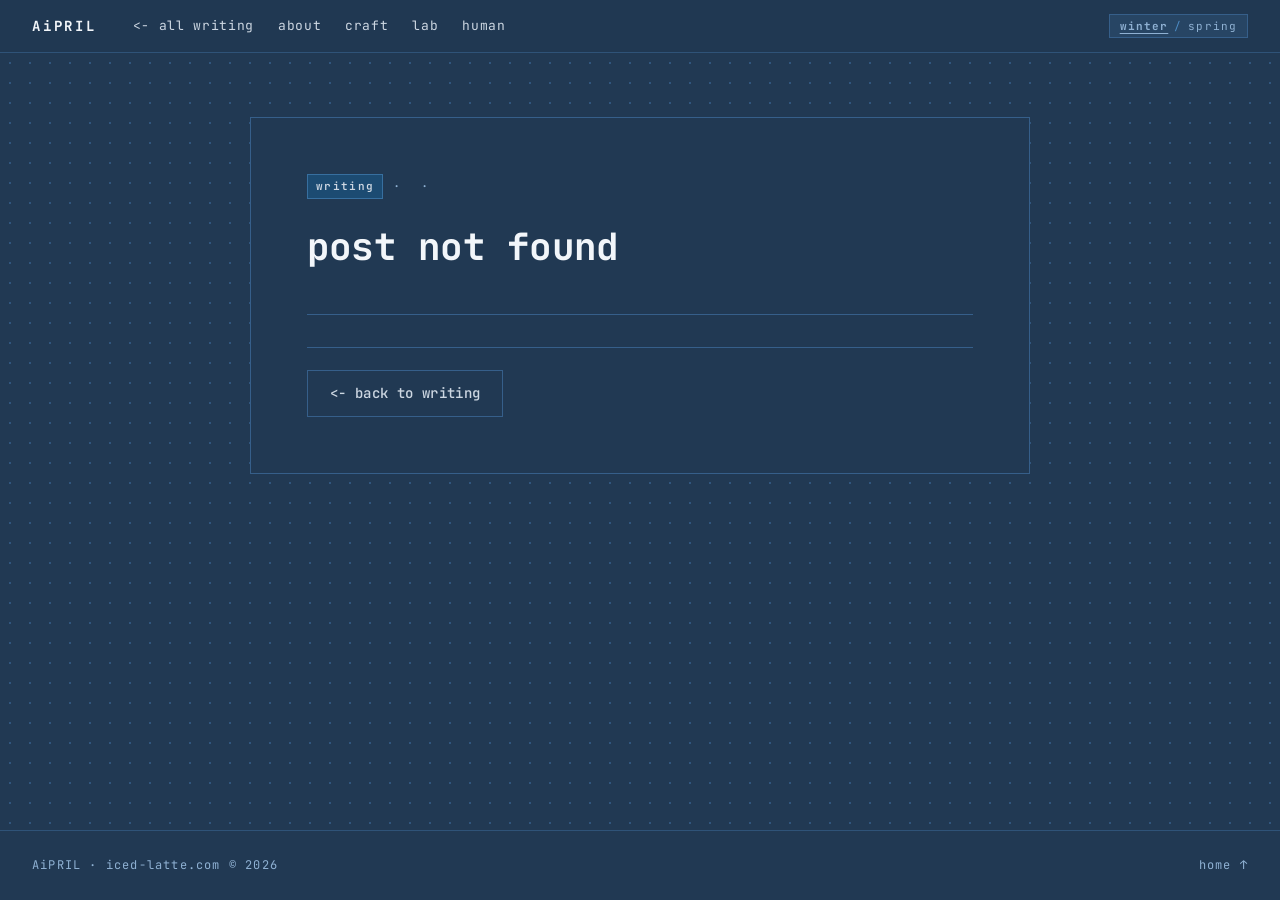
<file: post.html>
<!DOCTYPE html>
<html lang="en" data-theme="winter">
<head>
  <meta charset="UTF-8" />
  <meta name="viewport" content="width=device-width, initial-scale=1.0" />
  <meta name="robots" content="noindex, follow" />
  <title>writing | AiPRIL</title>
  <link id="canonical-link" rel="canonical" href="https://iced-latte.com/" />
  <link rel="icon" type="image/svg+xml" href="favicon.svg" />
  <link rel="preconnect" href="https://fonts.googleapis.com" />
  <link rel="preconnect" href="https://fonts.gstatic.com" crossorigin />
  <link href="https://fonts.googleapis.com/css2?family=JetBrains+Mono:ital,wght@0,400;0,500;0,600;0,700;1,400&display=swap" rel="stylesheet" />
  <link rel="stylesheet" href="styles.css" />
  <script>
    (function () {
      var host = window.location.hostname;
      if (host !== "localhost" && host !== "127.0.0.1") {
        var params = new URLSearchParams(window.location.search);
        var slug = params.get("slug");
        if (slug && /^[a-z0-9-]+$/i.test(slug)) {
          window.location.replace("/writing/" + encodeURIComponent(slug) + "/");
        }
      }
    })();
  </script>
</head>
<body>
  <div class="site-shell" id="top">
    <header class="header">
      <div class="header-inner">
        <div class="header-left">
          <a href="index.html" class="brand" aria-label="AiPRIL home">AiPRIL</a>
          <nav class="header-nav" aria-label="main navigation">
            <a href="index.html#writing" class="nav-link">&lt;- all writing</a>
            <a href="index.html#about" class="nav-link">about</a>
            <a href="index.html#craft" class="nav-link">craft</a>
            <a href="index.html#lab" class="nav-link">lab</a>
            <a href="index.html#human" class="nav-link">human</a>
          </nav>
        </div>

        <div class="header-right">
          <button id="theme-toggle" class="season-switch" type="button" aria-label="switch between winter and spring mode">
            <span class="season-opt" data-season="winter">winter</span>
            <span class="season-sep">/</span>
            <span class="season-opt" data-season="spring">spring</span>
          </button>
        </div>
      </div>
    </header>

    <main class="article-main">
      <article class="article-container">
        <div class="article-meta-bar">
          <span id="post-category" class="tag">writing</span>
          <span class="meta-dot">·</span>
          <time id="post-date" class="mono-date"></time>
          <span class="meta-dot">·</span>
          <span id="post-readtime" class="mono-date"></span>
        </div>

        <h1 id="post-title" class="article-title">loading...</h1>
        <p id="post-summary" class="article-lead"></p>

        <div id="post-body" class="article-prose"></div>

        <div class="article-footer-nav">
          <a href="index.html#writing" class="btn-secondary">&lt;- back to writing</a>
          <a href="studio.html" id="edit-post-link" class="btn-secondary local-only" hidden>edit in studio</a>
        </div>
      </article>
    </main>

    <footer class="footer">
      <div class="footer-inner">
        <span class="footer-text">AiPRIL · iced-latte.com © 2026</span>
        <a href="index.html" class="footer-text footer-top-link">home ↑</a>
      </div>
    </footer>
  </div>

  <script src="analytics-config.js"></script>
  <script src="analytics.js"></script>
  <script src="main.js"></script>
  <script>
    function lowerPreserveBrand(str) {
      return String(str || "").toLowerCase().replace(/aipril/gi, "AiPRIL");
    }

    function renderMarkdown(md) {
      const codeBlocks = [];
      let safe = lowerPreserveBrand(md)
        .replace(/&/g, "&amp;")
        .replace(/</g, "&lt;")
        .replace(/>/g, "&gt;");

      safe = safe.replace(/```(\w*)\n([\s\S]*?)```/g, function (_, _lang, code) {
        const token = "@@codeblock_" + codeBlocks.length + "@@";
        codeBlocks.push('<pre class="prose-code"><code>' + code.trim() + "</code></pre>");
        return "\n" + token + "\n";
      });

      const lines = safe.split("\n");
      const out = [];
      let inList = false;
      let listType = "ul";

      for (let i = 0; i < lines.length; i++) {
        const line = lines[i].trim();
        if (!line) {
          if (inList) { out.push("</" + listType + ">"); inList = false; }
          continue;
        }
        const codeMatch = line.match(/^@@codeblock_(\d+)@@$/);
        if (codeMatch) {
          if (inList) { out.push("</" + listType + ">"); inList = false; }
          out.push(codeBlocks[Number(codeMatch[1])]);
          continue;
        }
        if (line.startsWith("### ")) {
          if (inList) { out.push("</" + listType + ">"); inList = false; }
          out.push("<h3>" + formatInline(line.slice(4)) + "</h3>");
        } else if (line.startsWith("## ")) {
          if (inList) { out.push("</" + listType + ">"); inList = false; }
          out.push("<h2>" + formatInline(line.slice(3)) + "</h2>");
        } else if (line.startsWith("- ")) {
          if (!inList || listType !== "ul") {
            if (inList) out.push("</" + listType + ">");
            out.push("<ul>"); inList = true; listType = "ul";
          }
          out.push("<li>" + formatInline(line.slice(2)) + "</li>");
        } else if (/^\d+\.\s+/.test(line)) {
          if (!inList || listType !== "ol") {
            if (inList) out.push("</" + listType + ">");
            out.push("<ol>"); inList = true; listType = "ol";
          }
          out.push("<li>" + formatInline(line.replace(/^\d+\.\s+/, "")) + "</li>");
        } else if (line.startsWith("&gt; ")) {
          if (inList) { out.push("</" + listType + ">"); inList = false; }
          out.push("<blockquote>" + formatInline(line.slice(5)) + "</blockquote>");
        } else {
          if (inList) { out.push("</" + listType + ">"); inList = false; }
          out.push("<p>" + formatInline(line) + "</p>");
        }
      }
      if (inList) out.push("</" + listType + ">");
      return out.join("\n");
    }

    function formatInline(text) {
      return text
        .replace(/`([^`]+)`/g, "<code>$1</code>")
        .replace(/\*\*([^*]+)\*\*/g, "<strong>$1</strong>")
        .replace(/\*([^*]+)\*/g, "<em>$1</em>")
        .replace(/\[([^\]]+)\]\(([^)]+)\)/g, '<a href="$2" target="_blank" rel="noopener noreferrer">$1</a>');
    }

    async function loadArticle() {
      const params = new URLSearchParams(window.location.search);
      const slug = params.get("slug");
      if (!slug) {
        document.getElementById("post-title").textContent = "post not found";
        return;
      }
      const canonicalEl = document.getElementById("canonical-link");
      if (canonicalEl) {
        canonicalEl.href = "https://iced-latte.com/writing/" + encodeURIComponent(slug) + "/";
      }
      try {
        const [indexRes, mdRes] = await Promise.all([
          fetch("posts/index.json?t=" + Date.now()),
          fetch("posts/" + encodeURIComponent(slug) + ".md?t=" + Date.now())
        ]);
        if (!mdRes.ok) throw new Error("Not found");
        const posts = await indexRes.json();
        const meta = posts.find(function (p) { return p.slug === slug; });
        const md = await mdRes.text();
        if (meta) {
          const titleLower = lowerPreserveBrand(meta.title);
          document.title = titleLower + " | AiPRIL";
          document.getElementById("post-title").textContent = titleLower;
          document.getElementById("post-category").textContent = lowerPreserveBrand(meta.category);
          document.getElementById("post-date").textContent = meta.date;
          document.getElementById("post-readtime").textContent = lowerPreserveBrand(meta.readTime || "3 min read");
          document.getElementById("post-summary").textContent = lowerPreserveBrand(meta.summary || "");
          document.getElementById("edit-post-link").href = "studio.html?edit=" + encodeURIComponent(slug);
        }
        document.getElementById("post-body").innerHTML = renderMarkdown(md);
      } catch (_err) {
        document.getElementById("post-title").textContent = "could not load article.";
      }
    }

    loadArticle();
  </script>
</body>
</html>
</file>
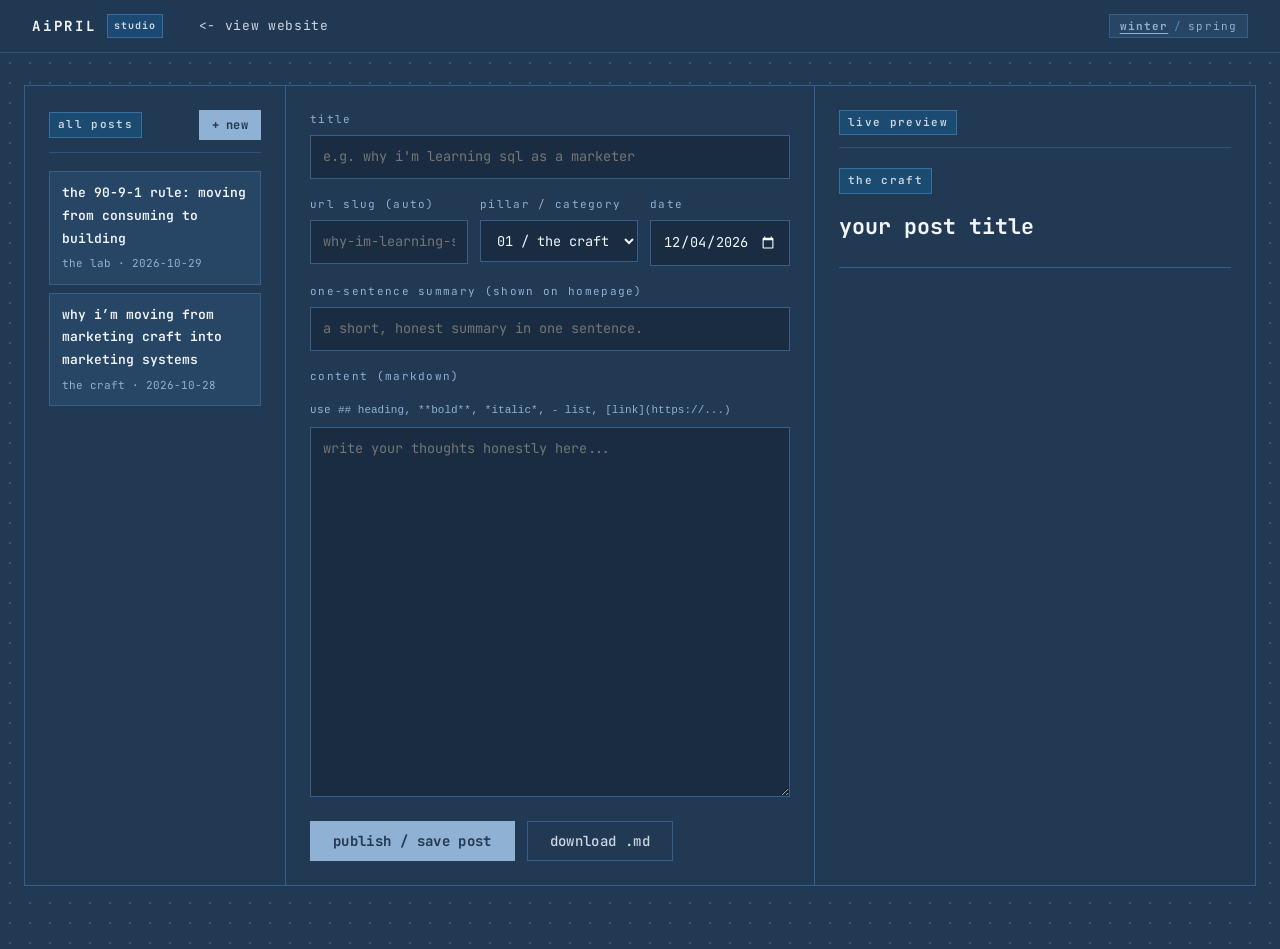
<file: studio.html>
<!DOCTYPE html>
<html lang="en" data-theme="winter">
<head>
  <meta charset="UTF-8" />
  <meta name="viewport" content="width=device-width, initial-scale=1.0" />
  <meta name="robots" content="noindex, nofollow" />
  <title>cms studio | AiPRIL</title>
  <link rel="icon" type="image/svg+xml" href="favicon.svg" />
  <link rel="preconnect" href="https://fonts.googleapis.com" />
  <link rel="preconnect" href="https://fonts.gstatic.com" crossorigin />
  <link href="https://fonts.googleapis.com/css2?family=JetBrains+Mono:ital,wght@0,400;0,500;0,600;0,700;1,400&display=swap" rel="stylesheet" />
  <link rel="stylesheet" href="styles.css" />
</head>
<body>
  <div class="site-shell">
    <header class="header">
      <div class="header-inner">
        <div class="header-left">
          <a href="index.html" class="brand" aria-label="AiPRIL home">
            <span>AiPRIL</span>
            <span class="studio-badge">studio</span>
          </a>
          <nav class="header-nav">
            <a href="index.html" class="nav-link">&lt;- view website</a>
          </nav>
        </div>

        <div class="header-right">
          <button id="theme-toggle" class="season-switch" type="button">
            <span class="season-opt" data-season="winter">winter</span>
            <span class="season-sep">/</span>
            <span class="season-opt" data-season="spring">spring</span>
          </button>
        </div>
      </div>
    </header>

    <main class="studio-main">
      <div class="container studio-layout">
        <aside class="studio-sidebar">
          <div class="studio-sidebar-head">
            <span class="tag">all posts</span>
            <button id="new-post-btn" class="btn-solid btn-sm" type="button">+ new</button>
          </div>
          <div id="studio-post-list" class="studio-post-list"></div>
        </aside>

        <section class="studio-editor">
          <div class="studio-form-row">
            <div class="studio-field">
              <label for="f-title">title</label>
              <input id="f-title" type="text" placeholder="e.g. why i'm learning sql as a marketer" />
            </div>
          </div>

          <div class="studio-form-grid">
            <div class="studio-field">
              <label for="f-slug">url slug (auto)</label>
              <input id="f-slug" type="text" placeholder="why-im-learning-sql" />
            </div>
            <div class="studio-field">
              <label for="f-category">pillar / category</label>
              <select id="f-category">
                <option value="the craft">01 / the craft (work &amp; marketing)</option>
                <option value="the lab">02 / the lab (90-9-1 builds &amp; ai)</option>
                <option value="the human">03 / the human (life, chess, travel)</option>
              </select>
            </div>
            <div class="studio-field">
              <label for="f-date">date</label>
              <input id="f-date" type="date" />
            </div>
          </div>

          <div class="studio-field">
            <label for="f-summary">one-sentence summary (shown on homepage)</label>
            <input id="f-summary" type="text" placeholder="a short, honest summary in one sentence." />
          </div>

          <div class="studio-field">
            <div class="editor-toolbar">
              <label for="f-body">content (markdown)</label>
              <span class="toolbar-hint">use <code>## heading</code>, <code>**bold**</code>, <code>*italic*</code>, <code>- list</code>, <code>[link](https://...)</code></span>
            </div>
            <textarea id="f-body" rows="16" placeholder="write your thoughts honestly here..."></textarea>
          </div>

          <div class="studio-actions">
            <button id="publish-btn" class="btn-solid" type="button">publish / save post</button>
            <button id="download-md-btn" class="btn-ghost" type="button">download .md</button>
            <span id="studio-status" class="studio-status"></span>
          </div>
        </section>

        <section class="studio-preview">
          <div class="studio-sidebar-head">
            <span class="tag">live preview</span>
            <a id="open-post-link" href="#" target="_blank" class="mono-date" style="display:none;">open page ↗</a>
          </div>
          <div class="preview-canvas">
            <span id="p-category" class="tag">the craft</span>
            <h2 id="p-title" class="preview-title">your post title</h2>
            <p id="p-summary" class="preview-summary"></p>
            <div id="p-body" class="article-prose"></div>
          </div>
        </section>
      </div>
    </main>
  </div>

  <script src="main.js"></script>
  <script>
    const titleEl = document.getElementById("f-title");
    const slugEl = document.getElementById("f-slug");
    const catEl = document.getElementById("f-category");
    const dateEl = document.getElementById("f-date");
    const summaryEl = document.getElementById("f-summary");
    const bodyEl = document.getElementById("f-body");
    const statusEl = document.getElementById("studio-status");
    const postListEl = document.getElementById("studio-post-list");
    const openPostLink = document.getElementById("open-post-link");

    let allPosts = [];
    let slugManuallyEdited = false;

    dateEl.value = new Date().toISOString().slice(0, 10);

    function lowerPreserveBrand(str) {
      return String(str || "").toLowerCase().replace(/aipril/gi, "AiPRIL");
    }

    function slugify(str) {
      return str
        .toLowerCase()
        .normalize("NFD")
        .replace(/[\u0300-\u036f]/g, "")
        .replace(/[^a-z0-9]+/g, "-")
        .replace(/^-+|-+$/g, "");
    }

    function estimateReadTime(text) {
      const words = text.trim().split(/\s+/).filter(Boolean).length;
      const mins = Math.max(1, Math.round(words / 200));
      return mins + " min read";
    }

    function formatInline(text) {
      return text
        .replace(/`([^`]+)`/g, "<code>$1</code>")
        .replace(/\*\*([^*]+)\*\*/g, "<strong>$1</strong>")
        .replace(/\*([^*]+)\*/g, "<em>$1</em>")
        .replace(/\[([^\]]+)\]\(([^)]+)\)/g, '<a href="$2" target="_blank">$1</a>');
    }

    function renderPreviewMarkdown(md) {
      let html = lowerPreserveBrand(md).replace(/&/g, "&amp;").replace(/</g, "&lt;").replace(/>/g, "&gt;");
      const lines = html.split("\n");
      const out = [];
      for (const raw of lines) {
        const line = raw.trim();
        if (!line) continue;
        if (line.startsWith("### ")) out.push("<h3>" + formatInline(line.slice(4)) + "</h3>");
        else if (line.startsWith("## ")) out.push("<h2>" + formatInline(line.slice(3)) + "</h2>");
        else if (line.startsWith("- ")) out.push("<ul><li>" + formatInline(line.slice(2)) + "</li></ul>");
        else out.push("<p>" + formatInline(line) + "</p>");
      }
      return out.join("\n");
    }

    function updatePreview() {
      document.getElementById("p-category").textContent = lowerPreserveBrand(catEl.value);
      document.getElementById("p-title").textContent = lowerPreserveBrand(titleEl.value) || "your post title";
      document.getElementById("p-summary").textContent = lowerPreserveBrand(summaryEl.value) || "";
      document.getElementById("p-body").innerHTML = renderPreviewMarkdown(bodyEl.value);
    }

    titleEl.addEventListener("input", () => {
      if (!slugManuallyEdited) {
        slugEl.value = slugify(titleEl.value);
      }
      updatePreview();
    });

    slugEl.addEventListener("input", () => {
      slugManuallyEdited = true;
    });

    [catEl, summaryEl, bodyEl].forEach((el) => el.addEventListener("input", updatePreview));

    async function loadPostList() {
      try {
        const res = await fetch("posts/index.json?t=" + Date.now());
        allPosts = await res.json();
        postListEl.innerHTML = allPosts
          .map(
            (p) => `
          <div class="studio-post-item" data-slug="${p.slug}">
            <div class="studio-post-item-title">${lowerPreserveBrand(p.title)}</div>
            <div class="studio-post-item-meta">${lowerPreserveBrand(p.category)} · ${p.date}</div>
          </div>
        `
          )
          .join("");

        postListEl.querySelectorAll(".studio-post-item").forEach((item) => {
          item.addEventListener("click", () => selectPost(item.dataset.slug));
        });
      } catch (e) {}
    }

    async function selectPost(slug) {
      const meta = allPosts.find((p) => p.slug === slug);
      if (!meta) return;
      slugManuallyEdited = true;
      titleEl.value = lowerPreserveBrand(meta.title);
      slugEl.value = meta.slug;
      catEl.value = String(meta.category || "the craft").toLowerCase();
      dateEl.value = meta.date;
      summaryEl.value = lowerPreserveBrand(meta.summary || "");
      openPostLink.style.display = "inline";
      openPostLink.href = "writing/" + encodeURIComponent(slug) + "/";

      try {
        const res = await fetch("posts/" + encodeURIComponent(slug) + ".md?t=" + Date.now());
        bodyEl.value = lowerPreserveBrand(await res.text());
      } catch (e) {
        bodyEl.value = "";
      }
      updatePreview();
    }

    document.getElementById("new-post-btn").addEventListener("click", () => {
      slugManuallyEdited = false;
      titleEl.value = "";
      slugEl.value = "";
      catEl.value = "the craft";
      dateEl.value = new Date().toISOString().slice(0, 10);
      summaryEl.value = "";
      bodyEl.value = "";
      openPostLink.style.display = "none";
      statusEl.textContent = "ready for a new post.";
      updatePreview();
    });

    document.getElementById("publish-btn").addEventListener("click", async () => {
      const title = lowerPreserveBrand(titleEl.value.trim());
      const slug = slugEl.value.trim() || slugify(title);
      const category = lowerPreserveBrand(catEl.value);
      const date = dateEl.value;
      const summary = lowerPreserveBrand(summaryEl.value.trim());
      const content = lowerPreserveBrand(bodyEl.value);

      if (!title || !slug || !content.trim()) {
        statusEl.textContent = "please fill in title and content.";
        return;
      }

      const payload = {
        slug,
        title,
        category,
        date,
        summary,
        readTime: estimateReadTime(content),
        content
      };

      statusEl.textContent = "saving...";
      try {
        const res = await fetch("/api/posts", {
          method: "POST",
          headers: { "Content-Type": "application/json" },
          body: JSON.stringify(payload)
        });
        if (!res.ok) throw new Error("save failed");
        statusEl.textContent = "published to posts/" + slug + ".md";
        openPostLink.style.display = "inline";
        openPostLink.href = "post.html?slug=" + encodeURIComponent(slug);
        await loadPostList();
      } catch (err) {
        statusEl.textContent = "download .md or ask agent in chat to publish directly to github.";
      }
    });

    document.getElementById("download-md-btn").addEventListener("click", () => {
      const slug = slugEl.value.trim() || "new-post";
      const blob = new Blob([lowerPreserveBrand(bodyEl.value)], { type: "text/markdown;charset=utf-8" });
      const a = document.createElement("a");
      a.href = URL.createObjectURL(blob);
      a.download = slug + ".md";
      a.click();
    });

    (async function init() {
      await loadPostList();
      const params = new URLSearchParams(window.location.search);
      const editSlug = params.get("edit");
      if (editSlug) {
        await selectPost(editSlug);
      } else {
        updatePreview();
      }
    })();
  </script>
</body>
</html>
</file>
<file: styles.css>
/* ==========================================================================
   AiPRIL -- noodle-inspired terminal-editorial design system
   100% jetbrains mono, 20px dot-grid, 1px hairline matrices, sharp corners.
   all-lowercase typography (except AiPRIL).
   ========================================================================== */

:root,
[data-theme="winter"] {
  color-scheme: dark;
  --bg: #213953;
  --bg-depth: #192C42;
  --surface: #274564;
  --surface-hover: #2E5175;
  --grid-line: #2F5378;
  --dot-color: #31567D;
  --border: #365F8A;
  --border-strong: #4D8CC5;

  --text: #F2F6FA;
  --text-body: #DCE4EE;
  --text-muted: #CDD7E2;
  --text-dim: #8FB1D3;
  --hero-sub: #4D8CC5;

  --accent: #8FB1D3;
  --accent-hover: #CDD7E2;
  --accent-text: #CDD7E2;
  --accent-link: #8FB1D3;
  --accent-bg: rgba(21, 106, 168, 0.36);
  --accent-border: rgba(77, 140, 197, 0.55);
  --accent-glow: rgba(21, 106, 168, 0.24);
  --cursor-color: #8FB1D3;

  --selection-bg: #8FB1D3;
  --selection-fg: #213953;

  --btn-primary-bg: #8FB1D3;
  --btn-primary-fg: #213953;
  --header-bg: rgba(33, 57, 83, 0.92);

  --font-mono: "JetBrains Mono", ui-monospace, SFMono-Regular, Menlo, Monaco, Consolas, monospace;
}

[data-theme="spring"] {
  color-scheme: light;
  --bg: #F8F8EF;
  --bg-depth: #FFE8DE;
  --surface: #FFE8DE;
  --surface-hover: #FCD4BE;
  --grid-line: #F0C0A6;
  --dot-color: #FCD4BE;
  --border: #EBB89C;
  --border-strong: #FD832B;

  --text: #222A14;
  --text-body: #313B1E;
  --text-muted: #55613F;
  --text-dim: #678215;
  --hero-sub: #678215;

  --accent: #FD832B;
  --accent-hover: #FEC62D;
  --accent-text: #587011;
  --accent-link: #587011;
  --accent-bg: #FFE8DE;
  --accent-border: #FCD4BE;
  --accent-glow: rgba(254, 198, 45, 0.18);
  --cursor-color: #FD832B;

  --selection-bg: #FEC62D;
  --selection-fg: #222A14;

  --btn-primary-bg: #FD832B;
  --btn-primary-fg: #222A14;
  --header-bg: rgba(248, 248, 239, 0.92);
}

/* ==========================================================================
   Reset & Global Typography
   ========================================================================== */

*,
*::before,
*::after {
  box-sizing: border-box;
  border-radius: 0;
}

html {
  scroll-behavior: smooth;
}

body {
  margin: 0;
  padding: 0;
  font-family: var(--font-mono);
  background-color: var(--bg);
  color: var(--text);
  font-size: 15px;
  line-height: 1.75;
  -webkit-font-smoothing: antialiased;
  -moz-osx-font-smoothing: grayscale;
  transition: background-color 0.25s ease, color 0.25s ease;
}

::selection {
  background: var(--selection-bg);
  color: var(--selection-fg);
}

::-webkit-scrollbar {
  width: 6px;
  height: 6px;
}

::-webkit-scrollbar-track {
  background: var(--bg);
}

::-webkit-scrollbar-thumb {
  background: var(--border);
}

::-webkit-scrollbar-thumb:hover {
  background: var(--border-strong);
}

a {
  color: inherit;
}

h1,
h2,
h3,
h4,
p,
ul,
ol,
dl,
dd {
  margin: 0;
}

[hidden] {
  display: none !important;
}

:focus-visible {
  outline: 2px solid var(--cursor-color);
  outline-offset: 2px;
}

/* ==========================================================================
   Shell & Sticky 52px Header
   ========================================================================== */

.site-shell {
  min-height: 100vh;
  display: flex;
  flex-direction: column;
  width: 100%;
  overflow-x: hidden;
}

.header {
  width: 100%;
  border-bottom: 1px solid var(--grid-line);
  background: var(--header-bg);
  backdrop-filter: blur(8px);
  -webkit-backdrop-filter: blur(8px);
  position: sticky;
  top: 0;
  z-index: 50;
}

.header-inner {
  max-width: 1360px;
  margin: 0 auto;
  padding: 0 32px;
  height: 52px;
  display: flex;
  align-items: center;
  justify-content: space-between;
  gap: 16px;
}

.header-left {
  display: flex;
  align-items: center;
  gap: 36px;
}

.brand {
  color: var(--text);
  font-weight: 700;
  letter-spacing: 0.2em;
  font-size: 0.875rem;
  text-decoration: none;
  transition: color 0.2s;
  display: inline-flex;
  align-items: center;
  gap: 10px;
}

.brand:hover {
  color: var(--cursor-color);
}

.header-nav {
  display: none;
  align-items: center;
  gap: 24px;
}

@media (min-width: 860px) {
  .header-nav {
    display: flex;
  }
}

.nav-link {
  font-size: 0.8125rem;
  color: var(--text-muted);
  text-decoration: none;
  letter-spacing: 0.05em;
  transition: color 0.2s;
  white-space: nowrap;
}

.nav-link:hover {
  color: var(--text);
}

.header-right {
  display: flex;
  align-items: center;
  gap: 16px;
}

.divider-v {
  height: 16px;
  width: 1px;
  background: var(--border);
}

.season-switch {
  appearance: none;
  background: var(--surface);
  border: 1px solid var(--border);
  padding: 4px 10px;
  font-family: var(--font-mono);
  font-size: 0.6875rem;
  letter-spacing: 0.1em;
  color: var(--text-dim);
  cursor: pointer;
  display: inline-flex;
  align-items: center;
  gap: 6px;
  transition: border-color 0.2s, color 0.2s, background 0.2s;
}

.season-switch:hover {
  border-color: var(--border-strong);
}

.season-sep {
  color: var(--border-strong);
}

[data-theme="winter"] .season-opt[data-season="winter"],
[data-theme="spring"] .season-opt[data-season="spring"] {
  color: var(--cursor-color);
  font-weight: 700;
  text-decoration: underline;
  text-underline-offset: 3px;
}

.external-top-link {
  font-size: 0.8125rem;
  color: var(--text-muted);
  text-decoration: none;
  display: inline-flex;
  align-items: center;
  gap: 4px;
  transition: color 0.2s;
}

.external-top-link:hover {
  color: var(--text);
}

.mobile-nav {
  display: flex;
  align-items: center;
  gap: 18px;
  padding: 8px 20px;
  border-top: 1px solid var(--grid-line);
  overflow-x: auto;
  -webkit-overflow-scrolling: touch;
}

@media (min-width: 860px) {
  .mobile-nav {
    display: none;
  }
}

/* ==========================================================================
   Main Dot-Grid Canvas & Layout Container
   ========================================================================== */

.main {
  flex-grow: 1;
  width: 100%;
  padding: 72px 32px 120px;
  background-image: radial-gradient(var(--dot-color) 1px, transparent 0);
  background-size: 20px 20px;
}

@media (max-width: 640px) {
  .header-inner {
    padding: 0 20px;
  }

  .main {
    padding: 44px 20px 88px;
  }
}

.container {
  max-width: 1360px;
  margin: 0 auto;
}

/* ==========================================================================
   Badges & Section Labels
   ========================================================================== */

.badge-row {
  display: flex;
  flex-wrap: wrap;
  align-items: center;
  gap: 12px;
  margin-bottom: 36px;
}

.tag {
  display: inline-block;
  padding: 2px 8px;
  background: var(--accent-bg);
  border: 1px solid var(--accent-border);
  color: var(--accent-text);
  font-size: 0.6875rem;
  letter-spacing: 0.12em;
  font-weight: 600;
}

.badge-label {
  font-size: 0.6875rem;
  color: var(--text-dim);
  letter-spacing: 0.12em;
}

.section-block {
  margin-bottom: 0;
}

.section-label {
  font-size: 0.8125rem;
  color: var(--text-dim);
  letter-spacing: 0.2em;
  margin-bottom: 28px;
}

.section-label.no-mb {
  margin-bottom: 0;
}

.divider-line {
  border: none;
  border-top: 1px solid var(--grid-line);
  margin: 64px 0;
}

/* ==========================================================================
   Hero & Quick-Start Terminal Strip
   ========================================================================== */

.hero {
  margin-bottom: 16px;
}

.hero-title {
  font-weight: 700;
  line-height: 1;
  margin-bottom: 10px;
  letter-spacing: -0.02em;
  font-size: clamp(54px, 8vw, 96px);
  color: var(--text);
}

.hero-subtitle {
  font-weight: 700;
  line-height: 1.04;
  margin-bottom: 36px;
  letter-spacing: -0.02em;
  font-size: clamp(40px, 6.8vw, 84px);
  color: var(--hero-sub);
}

.block {
  display: block;
}

.cursor::after {
  content: "_";
  animation: blink 1.2s step-end infinite;
  color: var(--cursor-color);
  font-weight: 700;
}

.hero-desc {
  font-size: 1.05rem;
  color: var(--text-muted);
  max-width: 660px;
  margin-bottom: 36px;
  line-height: 1.8;
}

.cta-row {
  display: flex;
  flex-wrap: wrap;
  gap: 12px;
}

.btn-primary,
.btn-solid {
  display: inline-flex;
  align-items: center;
  gap: 8px;
  padding: 10px 22px;
  background: var(--btn-primary-bg);
  border: 1px solid var(--btn-primary-bg);
  color: var(--btn-primary-fg);
  font-family: var(--font-mono);
  font-weight: 700;
  font-size: 0.875rem;
  letter-spacing: 0.025em;
  text-decoration: none;
  cursor: pointer;
  transition: background 0.2s, border-color 0.2s;
}

.btn-primary:hover,
.btn-solid:hover {
  background: var(--accent-hover);
  border-color: var(--accent-hover);
}

.btn-secondary,
.btn-ghost {
  display: inline-flex;
  align-items: center;
  gap: 8px;
  padding: 10px 22px;
  background: var(--bg);
  border: 1px solid var(--border);
  color: var(--text-muted);
  font-family: var(--font-mono);
  font-weight: 500;
  font-size: 0.875rem;
  letter-spacing: 0.025em;
  text-decoration: none;
  cursor: pointer;
  transition: border-color 0.2s, color 0.2s, background 0.2s;
}

.btn-secondary:hover,
.btn-ghost:hover {
  border-color: var(--border-strong);
  color: var(--text);
  background: var(--surface);
}

.btn-sm {
  padding: 6px 12px;
  font-size: 0.75rem;
}

/* Quick-start terminal strip */
.quickstart {
  margin-top: 44px;
  max-width: 720px;
}

.quickstart-label {
  font-size: 0.75rem;
  color: var(--text-dim);
  letter-spacing: 0.2em;
  margin-bottom: 8px;
}

.quickstart-block {
  position: relative;
  background: var(--bg-depth);
  border: 1px solid var(--border);
  overflow: hidden;
  display: flex;
  align-items: stretch;
  justify-content: space-between;
}

.quickstart-pre {
  margin: 0;
  padding: 16px 20px;
  font-size: 0.85rem;
  line-height: 1.65;
  color: var(--text-body);
  overflow-x: auto;
  flex: 1;
}

.quickstart-pre code {
  font-family: var(--font-mono);
}

.quickstart-url {
  color: var(--accent-text);
  font-weight: 600;
  text-decoration: underline;
  text-decoration-color: var(--border-strong);
  text-underline-offset: 3px;
  transition: text-decoration-color 0.2s;
}

.quickstart-url:hover {
  text-decoration-color: var(--accent-text);
}

.code-comment {
  color: var(--text-dim);
}

.quickstart-copy {
  padding: 0 20px;
  background: var(--surface);
  border: none;
  border-left: 1px solid var(--border);
  color: var(--text-muted);
  font-family: var(--font-mono);
  font-size: 0.6875rem;
  letter-spacing: 0.12em;
  cursor: pointer;
  flex-shrink: 0;
  transition: color 0.2s, background 0.2s;
}

.quickstart-copy:hover {
  color: var(--text);
  background: var(--surface-hover);
}

.quickstart-copy.is-copied {
  color: var(--cursor-color);
  font-weight: 700;
}

/* ==========================================================================
   00 // readme.md Matrix (5-Paragraph Personal Intro + Quick Specs)
   ========================================================================== */

.readme-matrix {
  display: grid;
  grid-template-columns: 1fr;
  gap: 1px;
  background: var(--grid-line);
  border: 1px solid var(--grid-line);
}

@media (min-width: 1024px) {
  .readme-matrix {
    grid-template-columns: 1.85fr 1fr;
  }
}

.readme-story,
.readme-specs {
  background: var(--bg);
  padding: 32px;
}

.story-prose {
  display: flex;
  flex-direction: column;
  gap: 18px;
  color: var(--text-body);
  font-size: 0.9375rem;
  line-height: 1.85;
}

.story-prose strong {
  color: var(--text);
  font-weight: 700;
}

.story-prose a {
  color: var(--accent-text);
  font-weight: 500;
  text-decoration: underline;
  text-decoration-color: var(--border-strong);
  text-underline-offset: 3px;
  transition: text-decoration-color 0.2s;
}

.story-prose a:hover {
  text-decoration-color: var(--cursor-color);
}

.spec-list {
  display: flex;
  flex-direction: column;
  gap: 16px;
}

.spec-item {
  padding-bottom: 14px;
  border-bottom: 1px solid var(--grid-line);
}

.spec-item:last-child {
  padding-bottom: 0;
  border-bottom: none;
}

.spec-item dt {
  font-size: 0.6875rem;
  color: var(--text-dim);
  letter-spacing: 0.14em;
  margin-bottom: 4px;
}

.spec-item dd {
  font-size: 0.875rem;
  color: var(--text-body);
  line-height: 1.5;
}

/* ==========================================================================
   1px Hairline Feature Cards Grid (Craft, Lab, Human, Connect)
   ========================================================================== */

.cards-grid {
  display: grid;
  grid-template-columns: 1fr;
  gap: 1px;
  background: var(--grid-line);
  border: 1px solid var(--grid-line);
}

@media (min-width: 768px) {
  .cards-grid.cols-4 {
    grid-template-columns: repeat(2, 1fr);
  }

  .cards-grid.cols-3 {
    grid-template-columns: repeat(3, 1fr);
  }
}

@media (min-width: 1100px) {
  .cards-grid.cols-4 {
    grid-template-columns: repeat(4, 1fr);
  }
}

.feature-card {
  position: relative;
  overflow: hidden;
  background: var(--bg);
  padding: 32px;
  border: 1px solid transparent;
  display: flex;
  flex-direction: column;
  text-decoration: none;
  transition: border-color 0.2s, background 0.2s;
}

.feature-card::before {
  content: "";
  position: absolute;
  inset: 0;
  background: linear-gradient(135deg, var(--accent-glow) 0%, transparent 60%);
  opacity: 0;
  transition: opacity 0.3s;
  pointer-events: none;
}

.feature-card:hover::before {
  opacity: 1;
}

.feature-card:hover {
  border-color: var(--border-strong);
}

.card-top-meta {
  margin-bottom: 16px;
  position: relative;
  z-index: 1;
}

.card-header {
  display: flex;
  align-items: center;
  gap: 10px;
  margin-bottom: 18px;
  position: relative;
  z-index: 1;
}

.card-icon {
  width: 28px;
  height: 28px;
  background: var(--surface);
  border: 1px solid var(--border);
  display: flex;
  align-items: center;
  justify-content: center;
  color: var(--cursor-color);
  flex-shrink: 0;
}

.card-title {
  color: var(--text);
  font-weight: 600;
  font-size: 0.9375rem;
  letter-spacing: 0.02em;
}

.card-desc {
  color: var(--text-muted);
  font-size: 0.875rem;
  line-height: 1.8;
  position: relative;
  z-index: 1;
}

.skill-tags {
  list-style: none;
  padding: 22px 0 0;
  margin-top: auto;
  display: flex;
  flex-wrap: wrap;
  gap: 6px;
  position: relative;
  z-index: 1;
}

.skill-tags li {
  font-size: 0.6875rem;
  padding: 3px 8px;
  background: var(--surface);
  border: 1px solid var(--border);
  color: var(--text-body);
  letter-spacing: 0.03em;
}

.card-link {
  display: inline-flex;
  align-items: center;
  gap: 6px;
  margin-top: auto;
  padding-top: 24px;
  font-size: 0.8125rem;
  color: var(--accent-link);
  font-weight: 500;
  text-decoration: none;
  letter-spacing: 0.04em;
  position: relative;
  z-index: 1;
  transition: color 0.2s;
}

.feature-card:hover .card-link,
.card-link:hover {
  color: var(--accent-text);
}

.connect-card {
  gap: 8px;
}

.connect-title {
  font-size: 1.15rem;
  font-weight: 700;
  color: var(--text);
  margin-top: 4px;
  position: relative;
  z-index: 1;
}

/* ==========================================================================
   03 // writing Feed & Pillar Filter Bar
   ========================================================================== */

.section-bar {
  display: flex;
  flex-wrap: wrap;
  align-items: center;
  justify-content: space-between;
  gap: 16px;
  margin-bottom: 28px;
}

.section-bar-controls {
  display: flex;
  flex-wrap: wrap;
  align-items: center;
  gap: 12px;
}

.writing-filter-group {
  display: inline-flex;
  flex-wrap: wrap;
  gap: 1px;
  background: var(--border);
  border: 1px solid var(--border);
}

.filter-chip {
  appearance: none;
  background: var(--bg);
  border: none;
  padding: 6px 12px;
  font-family: var(--font-mono);
  font-size: 0.6875rem;
  letter-spacing: 0.1em;
  color: var(--text-muted);
  cursor: pointer;
  transition: background 0.15s, color 0.15s;
}

.filter-chip:hover {
  color: var(--text);
  background: var(--surface);
}

.filter-chip.active {
  background: var(--btn-primary-bg);
  color: var(--btn-primary-fg);
  font-weight: 700;
}

.studio-launch-link {
  font-size: 0.75rem;
  padding: 6px 12px;
  border: 1px solid var(--accent-border);
  background: var(--accent-bg);
  color: var(--accent-text);
  text-decoration: none;
  letter-spacing: 0.08em;
}

.posts-matrix {
  display: grid;
  grid-template-columns: 1fr;
  gap: 1px;
  background: var(--grid-line);
  border: 1px solid var(--grid-line);
}

.post-row {
  position: relative;
  overflow: hidden;
  background: var(--bg);
  padding: 26px 32px;
  border: 1px solid transparent;
  text-decoration: none;
  display: grid;
  grid-template-columns: 1fr;
  gap: 14px;
  align-items: center;
  transition: border-color 0.2s, background 0.2s;
}

@media (min-width: 860px) {
  .post-row {
    grid-template-columns: 200px 1fr auto;
    gap: 28px;
  }
}

.post-row::before {
  content: "";
  position: absolute;
  inset: 0;
  background: linear-gradient(135deg, var(--accent-glow) 0%, transparent 55%);
  opacity: 0;
  transition: opacity 0.25s;
  pointer-events: none;
}

.post-row:hover::before {
  opacity: 1;
}

.post-row:hover {
  border-color: var(--border-strong);
}

.post-row-meta {
  display: flex;
  align-items: center;
  gap: 10px;
  flex-wrap: wrap;
  position: relative;
  z-index: 1;
}

.post-row-date {
  font-size: 0.75rem;
  color: var(--text-dim);
}

.post-row-main {
  position: relative;
  z-index: 1;
}

.post-row-main h3 {
  font-size: 1rem;
  font-weight: 600;
  color: var(--text);
  margin-bottom: 6px;
}

.post-row-main p {
  font-size: 0.875rem;
  color: var(--text-muted);
  line-height: 1.65;
}

.post-row-right {
  font-size: 0.8125rem;
  color: var(--accent-link);
  font-weight: 500;
  white-space: nowrap;
  position: relative;
  z-index: 1;
  transition: color 0.2s;
}

.post-row:hover .post-row-right {
  color: var(--accent-text);
}

.empty-feed {
  background: var(--bg);
  padding: 32px;
  color: var(--text-muted);
  font-size: 0.875rem;
}

.empty-feed a {
  color: var(--accent-text);
}

/* ==========================================================================
   Footer
   ========================================================================== */

.footer {
  border-top: 1px solid var(--grid-line);
  padding: 24px 32px;
  background: var(--bg);
}

.footer-inner {
  max-width: 1360px;
  margin: 0 auto;
  display: flex;
  flex-wrap: wrap;
  align-items: center;
  justify-content: space-between;
  gap: 12px;
}

.footer-text {
  font-size: 0.75rem;
  color: var(--text-dim);
  letter-spacing: 0.1em;
  text-decoration: none;
}

.footer-top-link:hover {
  color: var(--cursor-color);
}

/* ==========================================================================
   Article Reader Page (/writing/<slug>/ & post.html)
   ========================================================================== */

.article-main {
  flex-grow: 1;
  width: 100%;
  padding: 64px 24px 112px;
  background-image: radial-gradient(var(--dot-color) 1px, transparent 0);
  background-size: 20px 20px;
}

.article-container {
  max-width: 780px;
  margin: 0 auto;
  background: var(--bg);
  border: 1px solid var(--border);
  padding: clamp(28px, 5vw, 56px);
}

.article-meta-bar {
  display: flex;
  flex-wrap: wrap;
  align-items: center;
  gap: 10px;
  margin-bottom: 24px;
}

.meta-dot,
.mono-date {
  font-size: 0.75rem;
  color: var(--text-dim);
  letter-spacing: 0.06em;
}

.article-title {
  font-size: clamp(1.65rem, 3.6vw, 2.35rem);
  font-weight: 700;
  line-height: 1.25;
  letter-spacing: -0.02em;
  color: var(--text);
  margin-bottom: 16px;
}

.article-lead {
  font-size: 0.975rem;
  color: var(--text-muted);
  line-height: 1.75;
  padding-bottom: 28px;
  margin-bottom: 32px;
  border-bottom: 1px solid var(--border);
}

.article-prose {
  color: var(--text-body);
  font-size: 0.9375rem;
  line-height: 1.9;
}

.article-prose p {
  margin-bottom: 20px;
}

.article-prose h2 {
  font-size: 1.05rem;
  font-weight: 700;
  letter-spacing: 0.06em;
  color: var(--text);
  margin: 40px 0 18px;
  padding-bottom: 10px;
  border-bottom: 1px solid var(--border);
  scroll-margin-top: 72px;
}

.article-prose h3 {
  font-size: 0.975rem;
  font-weight: 600;
  color: var(--text);
  margin: 28px 0 12px;
  scroll-margin-top: 72px;
}

.article-prose ul,
.article-prose ol {
  margin: 0 0 22px;
  padding-left: 22px;
}

.article-prose li {
  margin-bottom: 10px;
}

.article-prose strong {
  color: var(--text);
  font-weight: 700;
}

.article-prose a {
  color: var(--accent-text);
  font-weight: 500;
  text-decoration: underline;
  text-decoration-color: var(--border-strong);
  text-underline-offset: 3px;
  transition: text-decoration-color 0.2s;
}

.article-prose a:hover {
  text-decoration-color: var(--cursor-color);
}

.article-prose :not(pre) > code {
  background: var(--surface);
  border: 1px solid var(--border);
  padding: 2px 6px;
  font-size: 0.875em;
  color: var(--text);
}

.prose-code {
  background: var(--bg-depth);
  border: 1px solid var(--border);
  padding: 18px 20px;
  overflow-x: auto;
  margin: 0 0 24px;
  font-size: 0.85rem;
  line-height: 1.65;
  color: var(--text-body);
}

.article-prose blockquote {
  margin: 0 0 24px;
  padding: 14px 18px;
  border: 1px solid var(--border);
  border-left: 2px solid var(--cursor-color);
  background: var(--accent-bg);
  color: var(--text-body);
}

.table-wrap {
  overflow-x: auto;
  margin: 0 0 26px;
}

.prose-table {
  width: 100%;
  border-collapse: collapse;
  font-size: 0.84rem;
  line-height: 1.6;
  border: 1px solid var(--border);
}

.prose-table th,
.prose-table td {
  padding: 10px 14px;
  border: 1px solid var(--border);
  text-align: left;
}

.prose-table th {
  background: var(--surface);
  color: var(--text);
  font-weight: 700;
  letter-spacing: 0.04em;
  font-size: 0.75rem;
}

.article-author-box {
  margin-top: 44px;
  padding: 24px;
  background: var(--bg-depth);
  border: 1px solid var(--border);
}

.article-author-label {
  font-size: 0.6875rem;
  color: var(--text-dim);
  letter-spacing: 0.14em;
  margin-bottom: 8px;
}

.article-author-bio {
  font-size: 0.85rem;
  color: var(--text-muted);
  line-height: 1.75;
  margin-bottom: 16px;
}

.article-author-links {
  display: flex;
  flex-wrap: wrap;
  gap: 10px;
}

.article-footer-nav {
  margin-top: 28px;
  padding-top: 22px;
  border-top: 1px solid var(--border);
  display: flex;
  flex-wrap: wrap;
  align-items: center;
  justify-content: space-between;
  gap: 12px;
}

.article-raw-link {
  font-size: 0.75rem;
  color: var(--text-dim);
  text-decoration: none;
  letter-spacing: 0.08em;
}

.article-raw-link:hover {
  color: var(--cursor-color);
}

/* ==========================================================================
   CMS Studio Page (studio.html -- local noodle ide)
   ========================================================================== */

.studio-badge {
  font-size: 0.625rem;
  padding: 2px 6px;
  background: var(--accent-bg);
  border: 1px solid var(--accent-border);
  color: var(--accent-text);
  letter-spacing: 0.1em;
}

.studio-main {
  flex-grow: 1;
  padding: 32px 24px 64px;
  background-image: radial-gradient(var(--dot-color) 1px, transparent 0);
  background-size: 20px 20px;
}

.studio-layout {
  display: grid;
  grid-template-columns: 1fr;
  gap: 1px;
  background: var(--border);
  border: 1px solid var(--border);
}

@media (min-width: 1100px) {
  .studio-layout {
    grid-template-columns: 260px 1.2fr 1fr;
  }
}

.studio-sidebar,
.studio-editor,
.studio-preview {
  background: var(--bg);
  padding: 24px;
}

.studio-sidebar-head {
  display: flex;
  align-items: center;
  justify-content: space-between;
  gap: 8px;
  margin-bottom: 18px;
  padding-bottom: 12px;
  border-bottom: 1px solid var(--grid-line);
}

.studio-post-list {
  display: flex;
  flex-direction: column;
  gap: 8px;
}

.studio-post-item {
  padding: 10px 12px;
  border: 1px solid var(--border);
  background: var(--surface);
  cursor: pointer;
  transition: border-color 0.15s;
}

.studio-post-item:hover {
  border-color: var(--border-strong);
}

.studio-post-item-title {
  font-size: 0.8125rem;
  font-weight: 600;
  color: var(--text);
  margin-bottom: 4px;
}

.studio-post-item-meta {
  font-size: 0.6875rem;
  color: var(--text-dim);
}

.studio-form-row,
.studio-field {
  margin-bottom: 16px;
}

.studio-form-grid {
  display: grid;
  grid-template-columns: 1fr;
  gap: 12px;
}

@media (min-width: 640px) {
  .studio-form-grid {
    grid-template-columns: 1fr 1fr 140px;
  }
}

.studio-field label {
  display: block;
  font-size: 0.6875rem;
  letter-spacing: 0.12em;
  color: var(--text-dim);
  margin-bottom: 6px;
}

.studio-field input,
.studio-field select,
.studio-field textarea {
  width: 100%;
  background: var(--bg-depth);
  border: 1px solid var(--border);
  padding: 10px 12px;
  color: var(--text);
  font-family: var(--font-mono);
  font-size: 0.85rem;
  line-height: 1.6;
}

.studio-field input:focus,
.studio-field select:focus,
.studio-field textarea:focus {
  outline: 1px solid var(--cursor-color);
  border-color: var(--cursor-color);
}

.editor-toolbar {
  display: flex;
  flex-wrap: wrap;
  justify-content: space-between;
  align-items: center;
  gap: 8px;
  margin-bottom: 6px;
}

.toolbar-hint {
  font-size: 0.6875rem;
  color: var(--text-dim);
}

.studio-actions {
  display: flex;
  flex-wrap: wrap;
  align-items: center;
  gap: 12px;
}

.studio-status {
  font-size: 0.75rem;
  color: var(--accent-text);
}

.preview-title {
  font-size: 1.35rem;
  margin: 14px 0 8px;
}

.preview-summary {
  font-size: 0.85rem;
  color: var(--text-muted);
  margin-bottom: 20px;
  padding-bottom: 14px;
  border-bottom: 1px solid var(--border);
}

/* ==========================================================================
   Animations & Reduced Motion
   ========================================================================== */

@keyframes blink {
  0%,
  100% {
    opacity: 1;
  }
  50% {
    opacity: 0;
  }
}

@keyframes fadeUp {
  from {
    opacity: 0;
    transform: translateY(14px);
  }
  to {
    opacity: 1;
    transform: translateY(0);
  }
}

.hero-anim-1 {
  animation: fadeUp 0.55s ease forwards;
}

.hero-anim-2 {
  animation: fadeUp 0.55s 0.08s ease forwards;
  opacity: 0;
}

.hero-anim-3 {
  animation: fadeUp 0.55s 0.16s ease forwards;
  opacity: 0;
}

.hero-anim-4 {
  animation: fadeUp 0.55s 0.28s ease forwards;
  opacity: 0;
}

.hero-anim-5 {
  animation: fadeUp 0.55s 0.38s ease forwards;
  opacity: 0;
}

.hero-anim-6 {
  animation: fadeUp 0.55s 0.48s ease forwards;
  opacity: 0;
}

@media (prefers-reduced-motion: reduce) {
  *,
  *::before,
  *::after {
    animation-duration: 0.01ms !important;
    animation-iteration-count: 1 !important;
    transition-duration: 0.01ms !important;
  }

  html {
    scroll-behavior: auto;
  }

  .hero-anim-1,
  .hero-anim-2,
  .hero-anim-3,
  .hero-anim-4,
  .hero-anim-5,
  .hero-anim-6 {
    animation: none;
    opacity: 1;
  }
}
</file>
